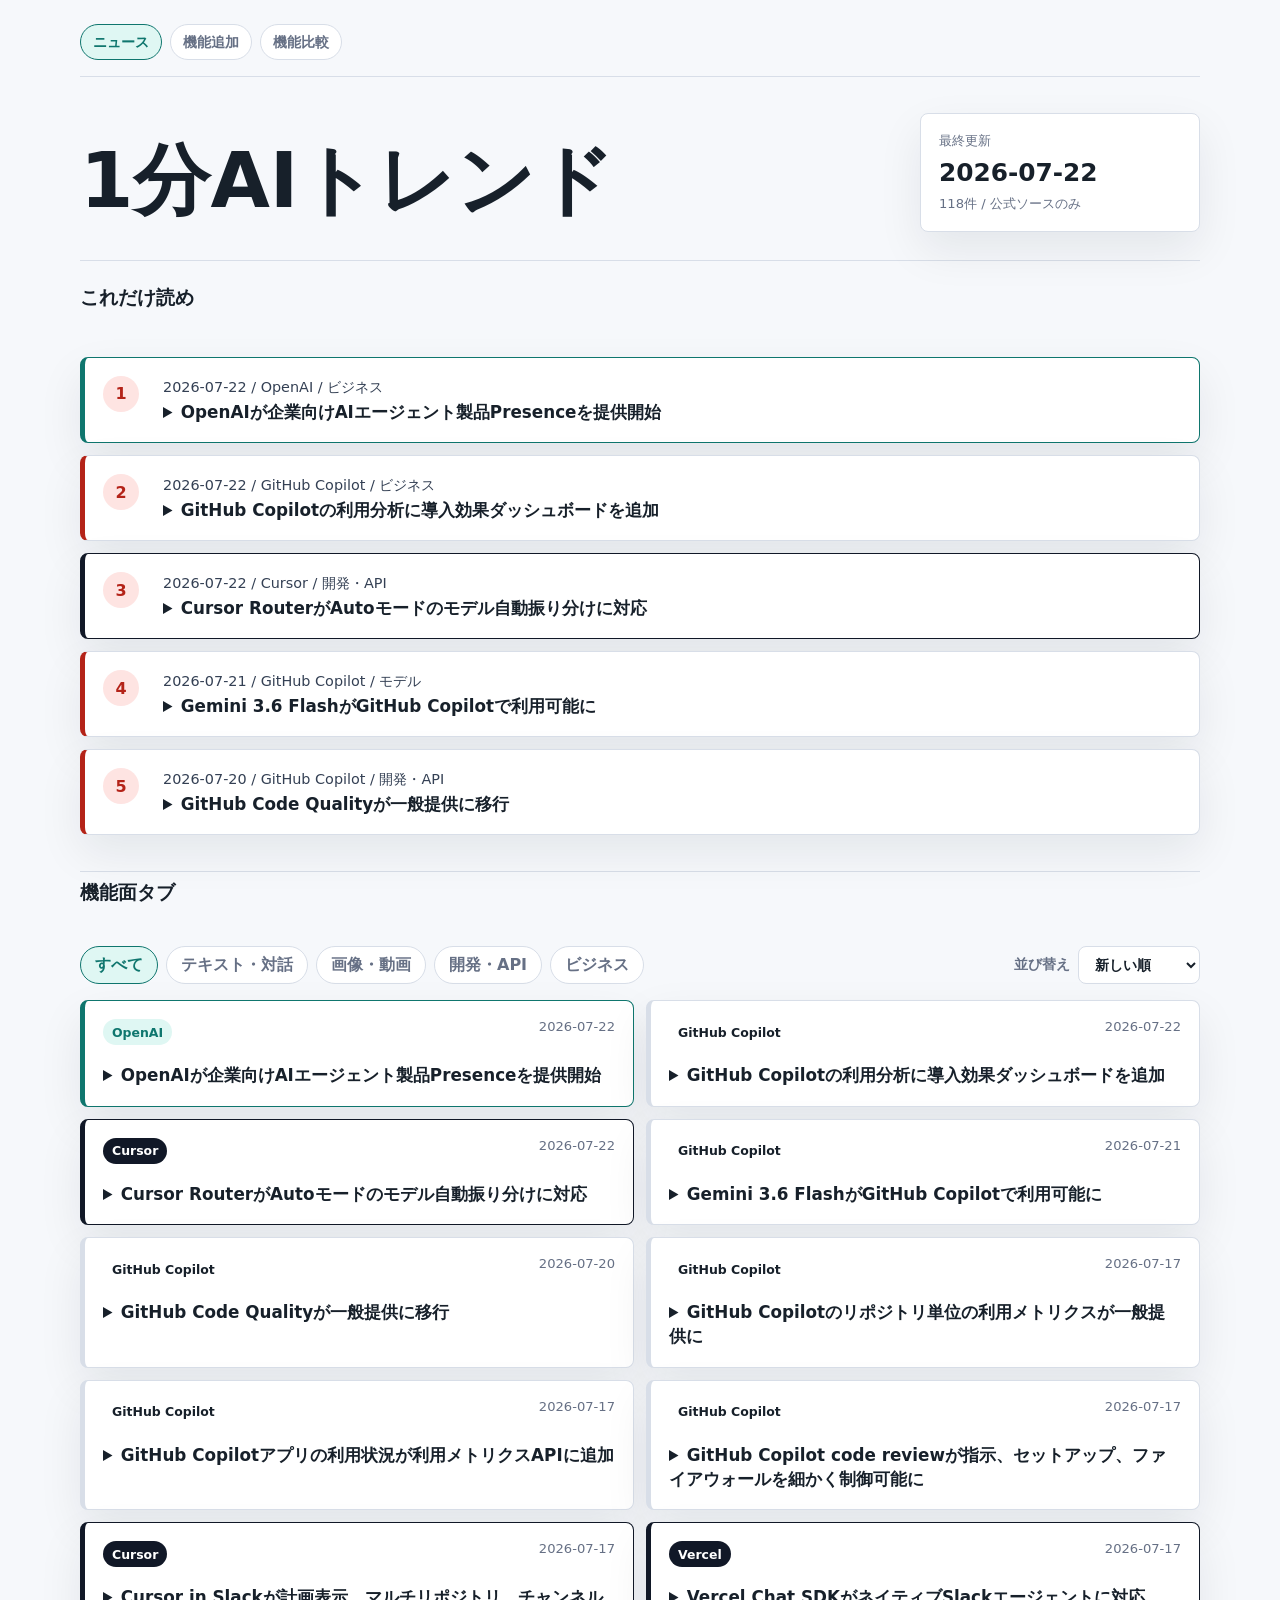
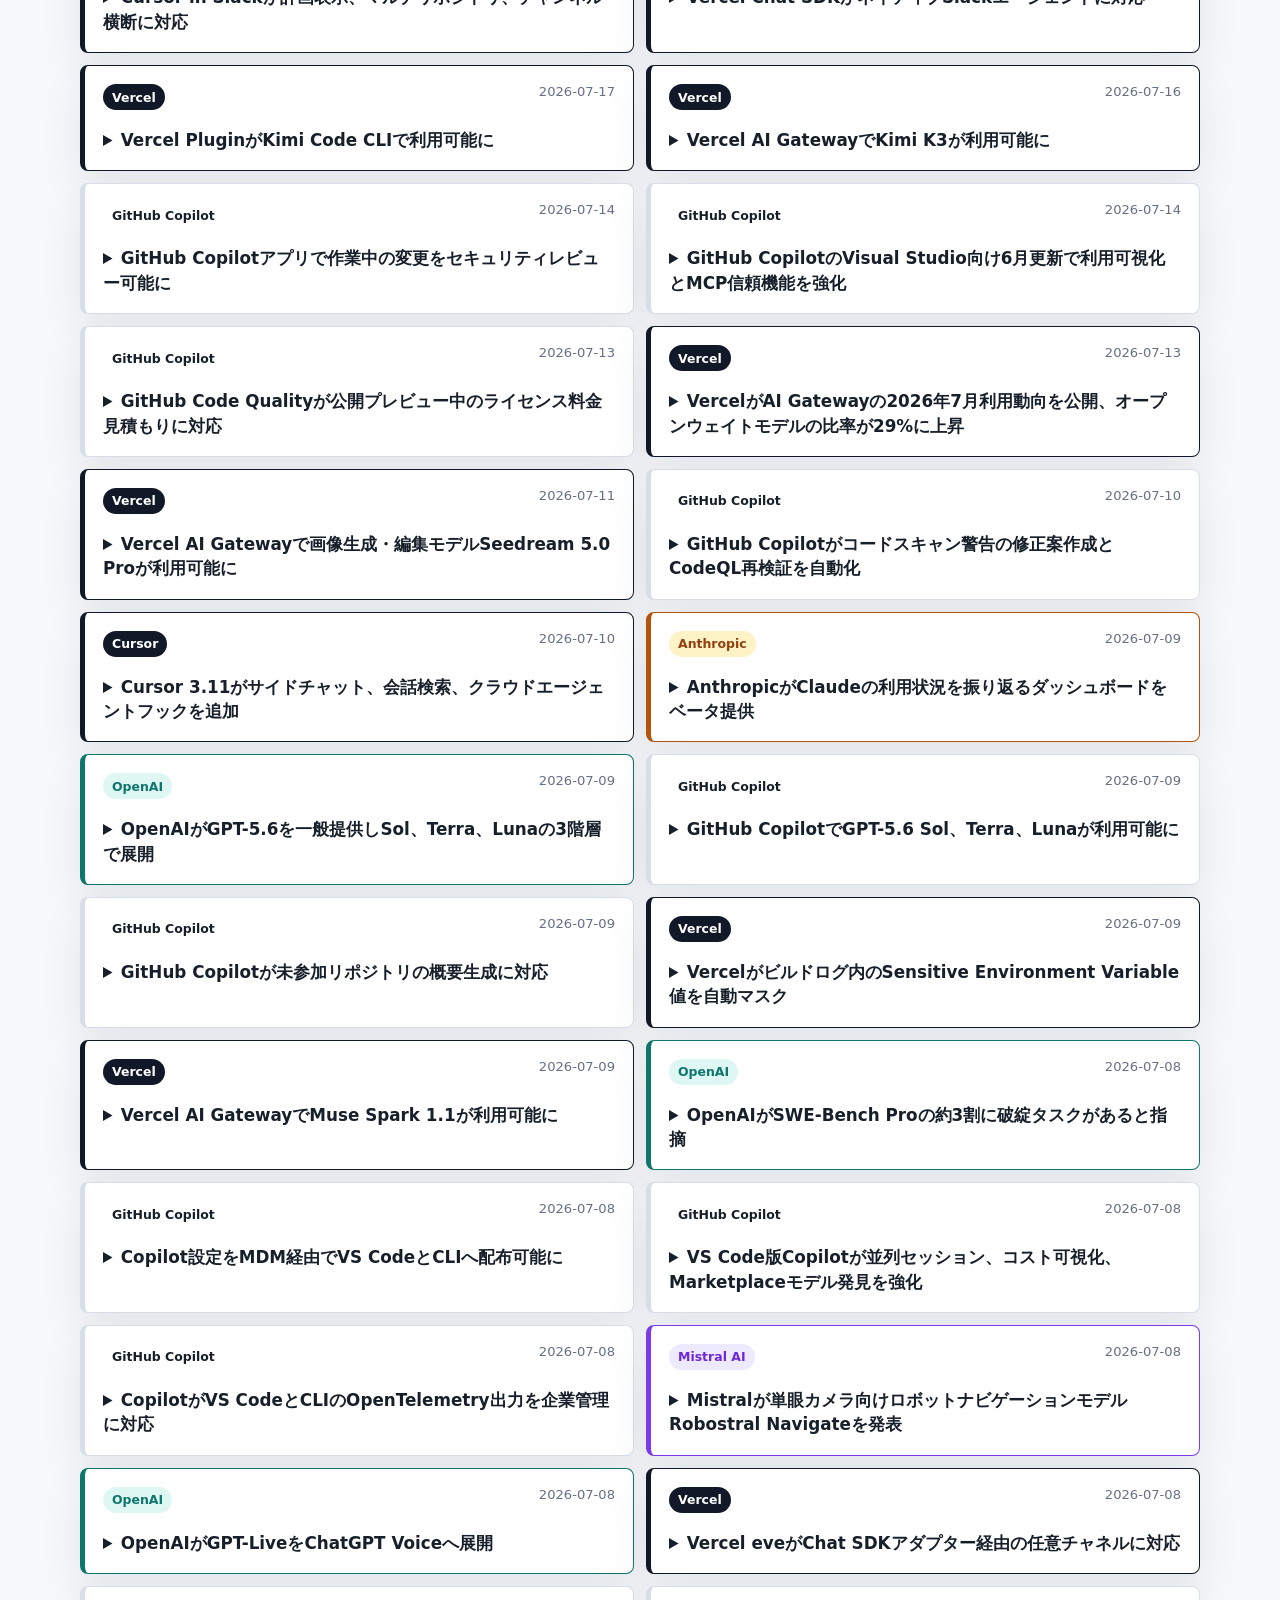
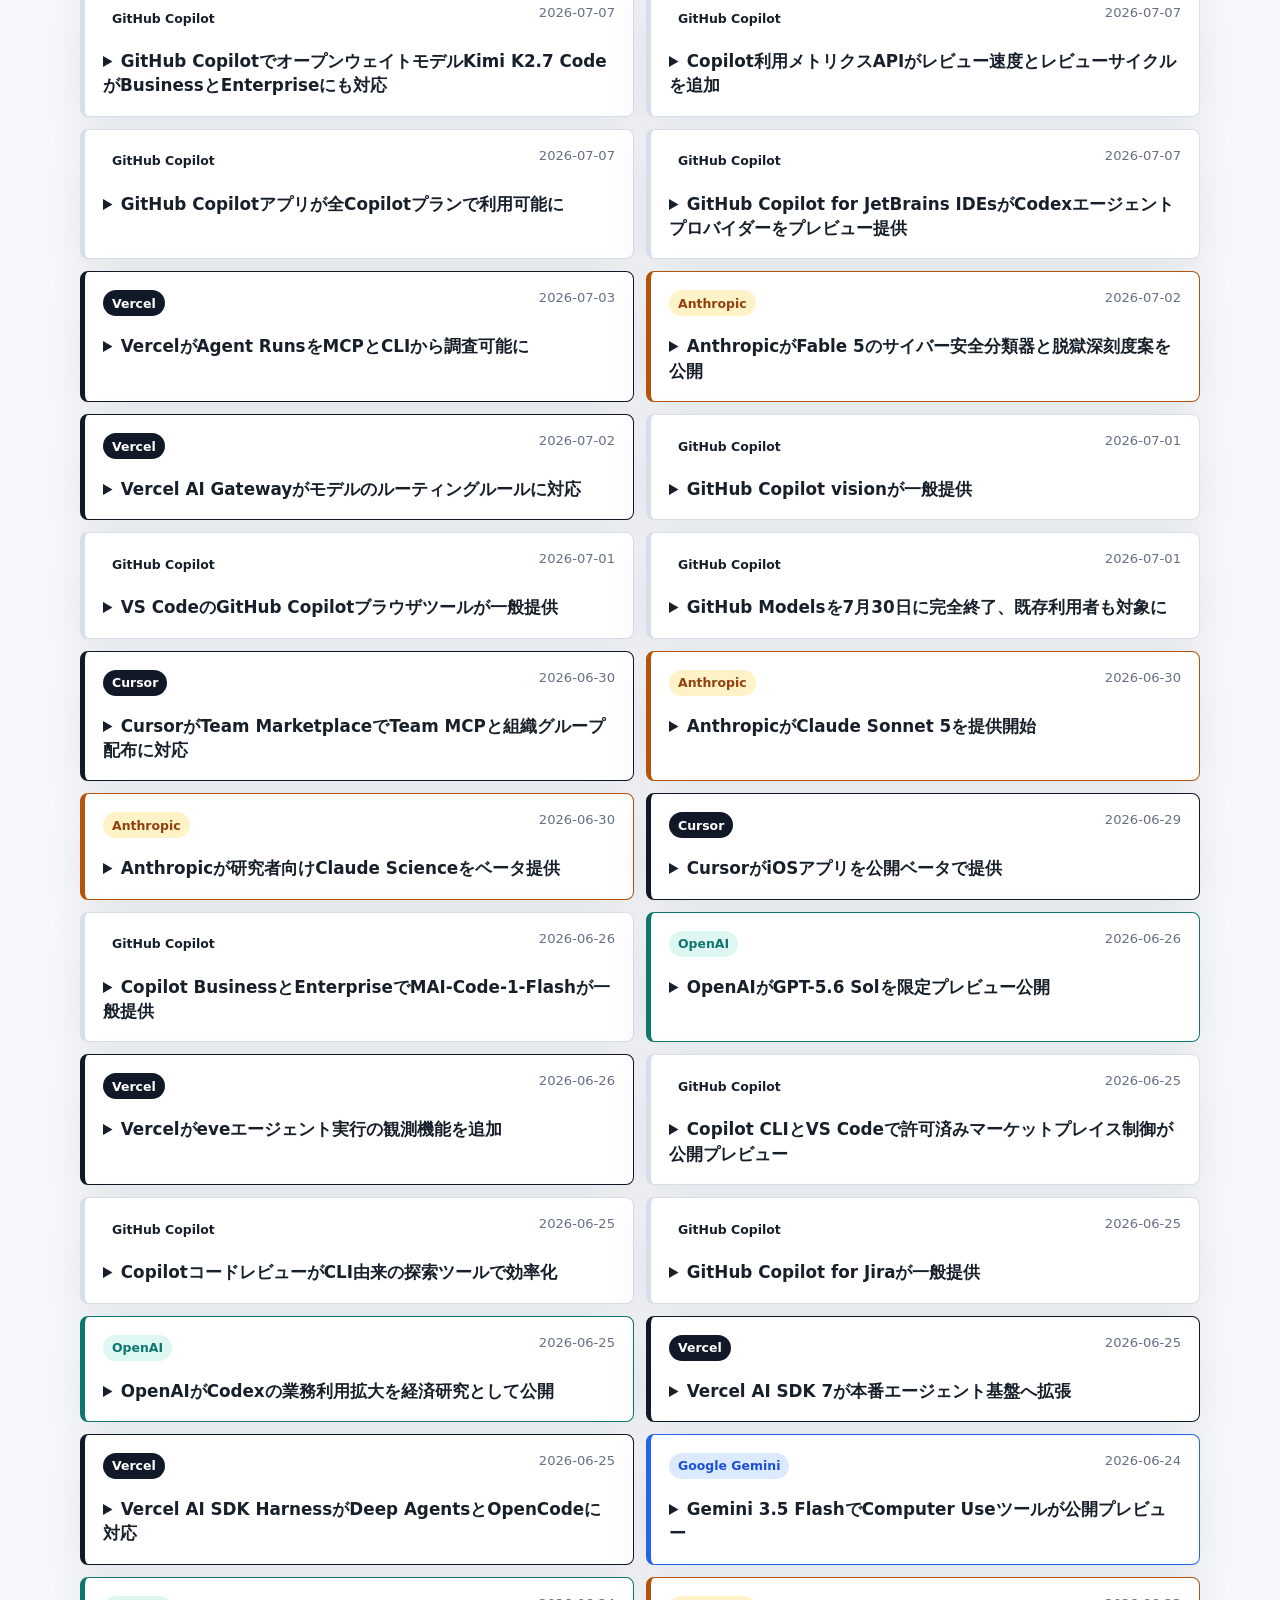
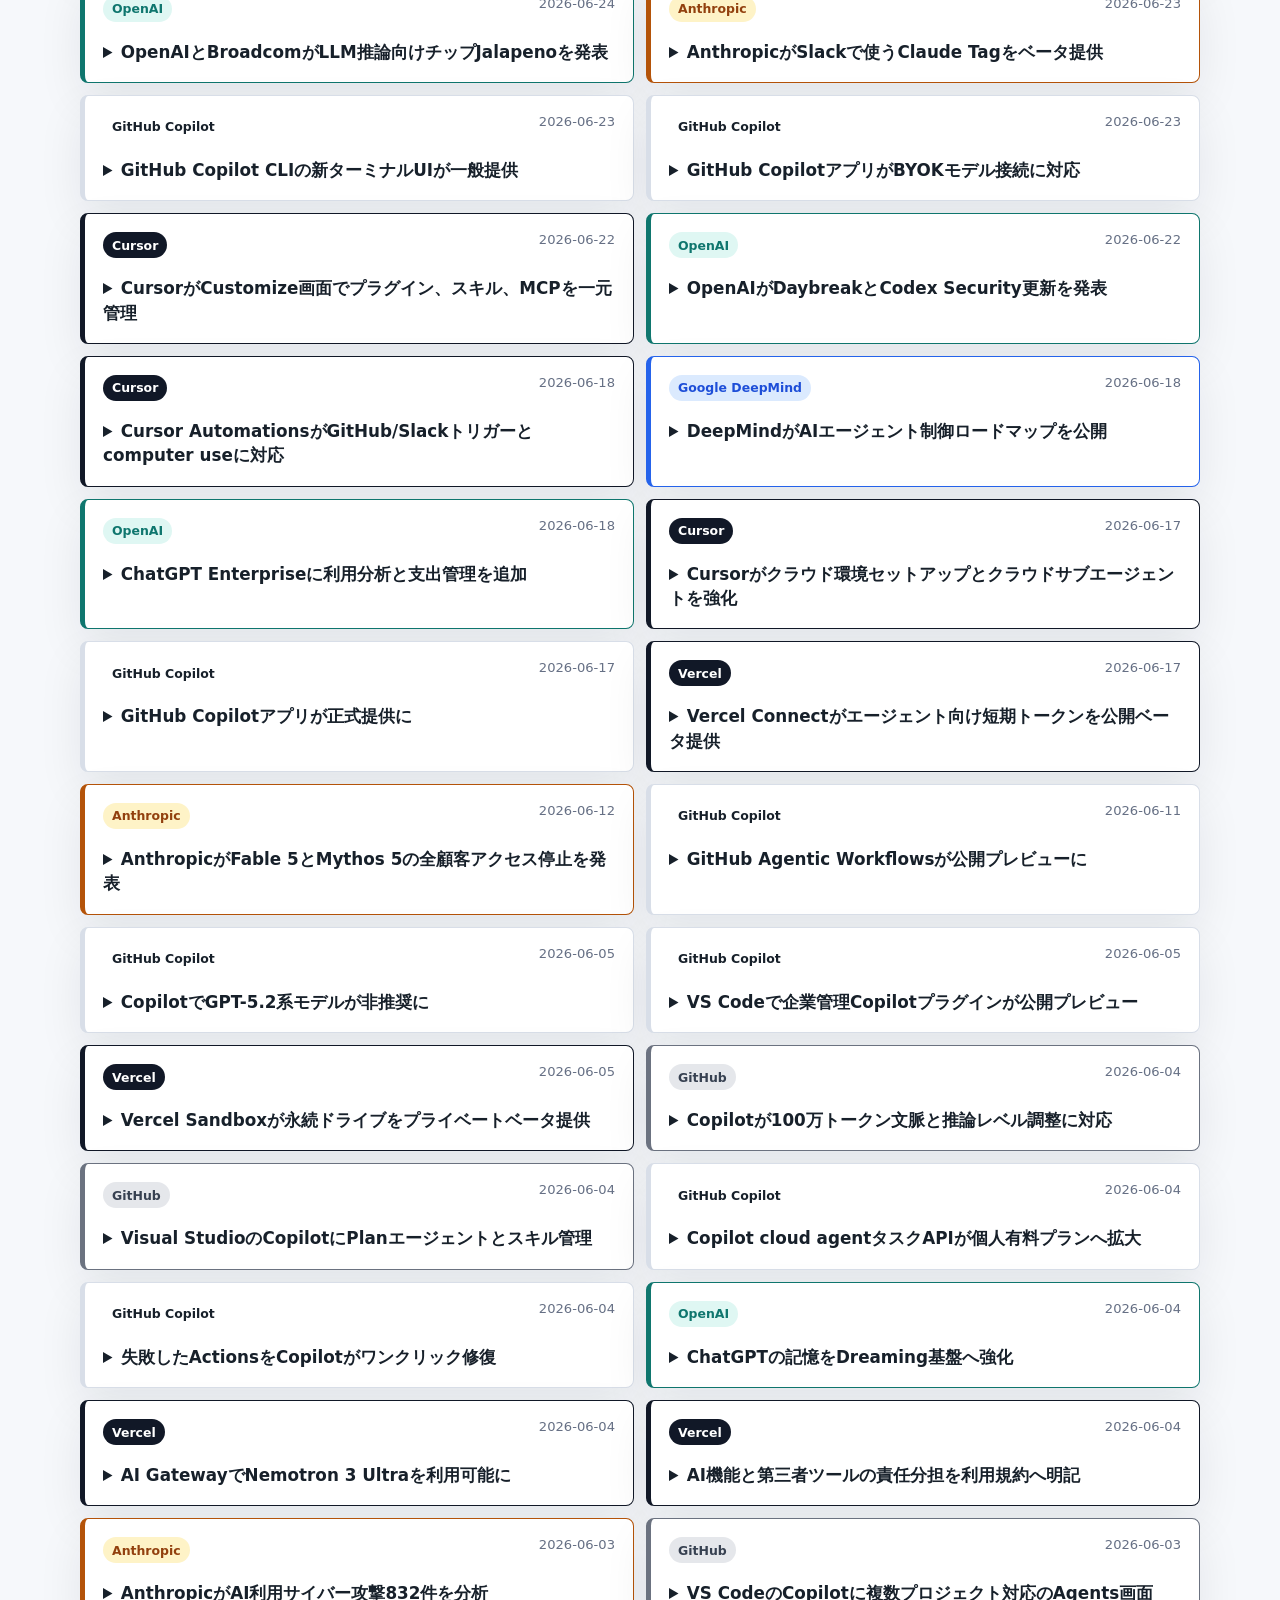
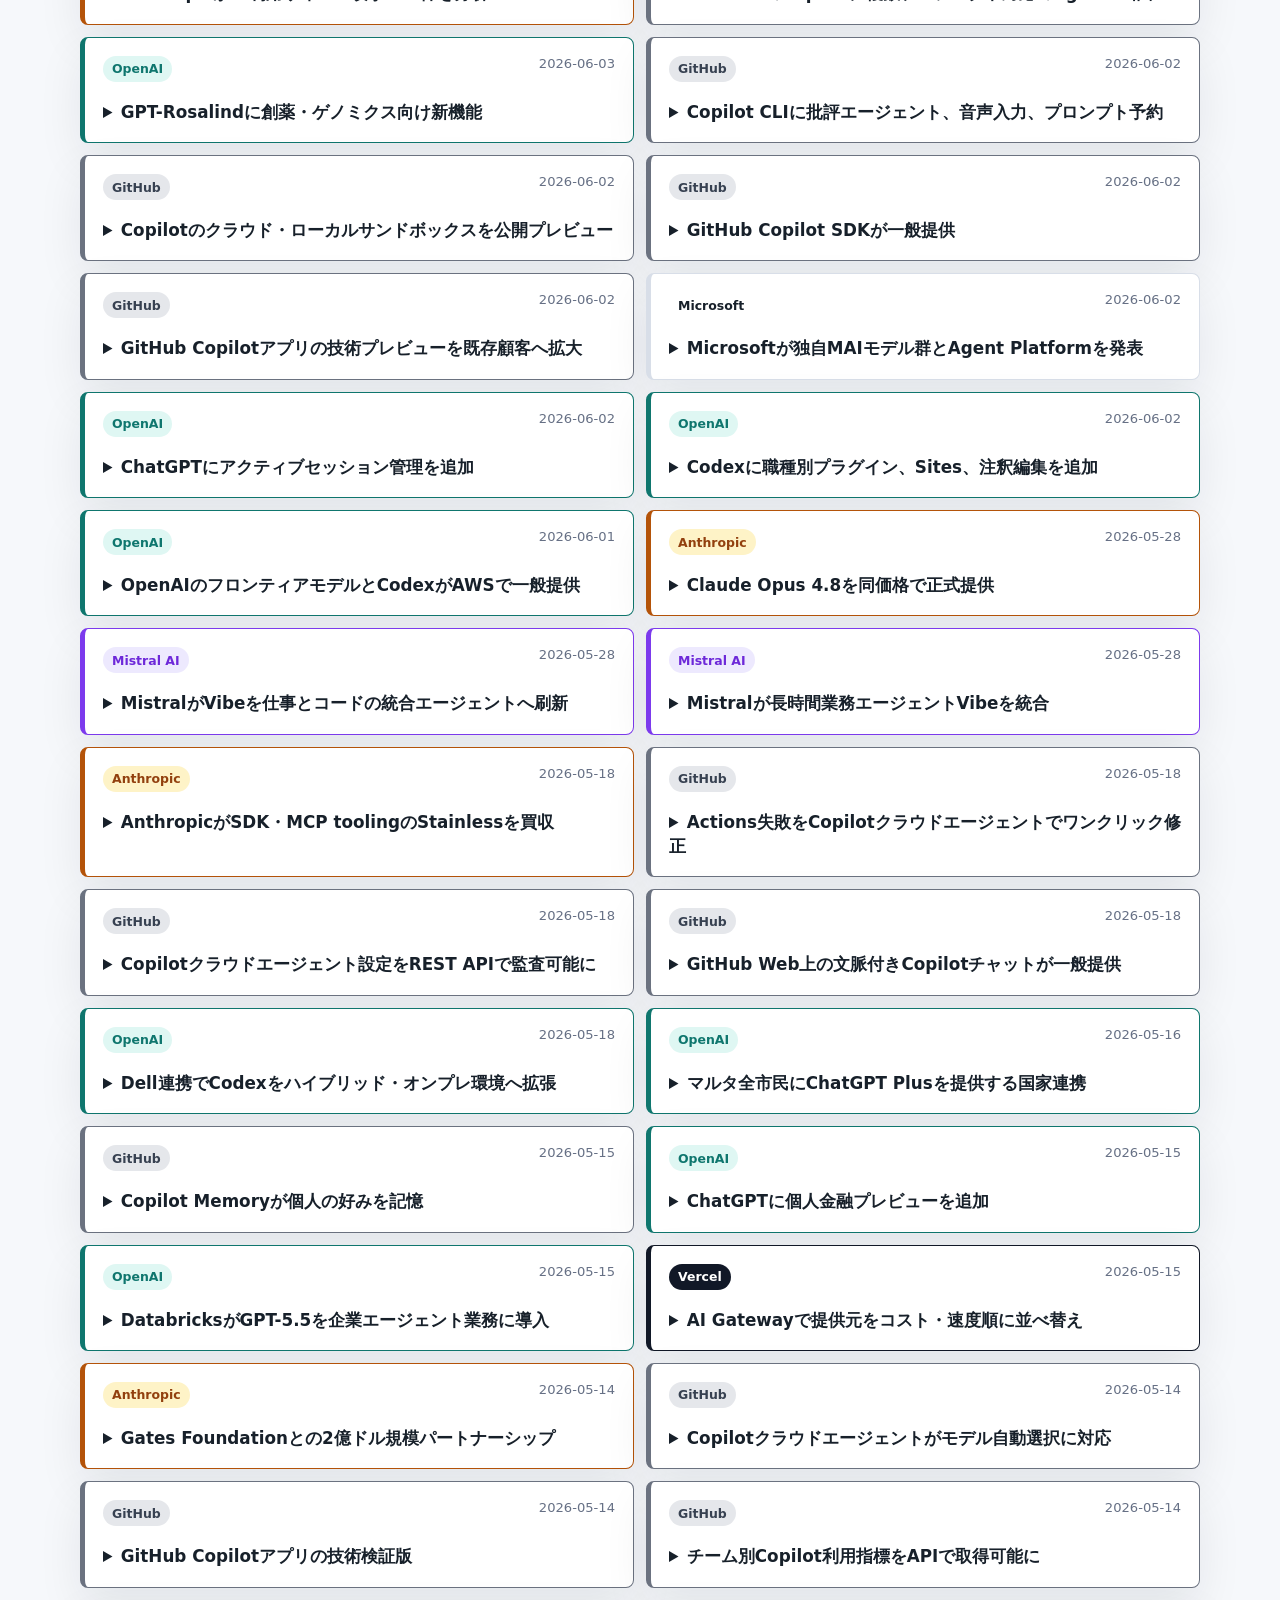
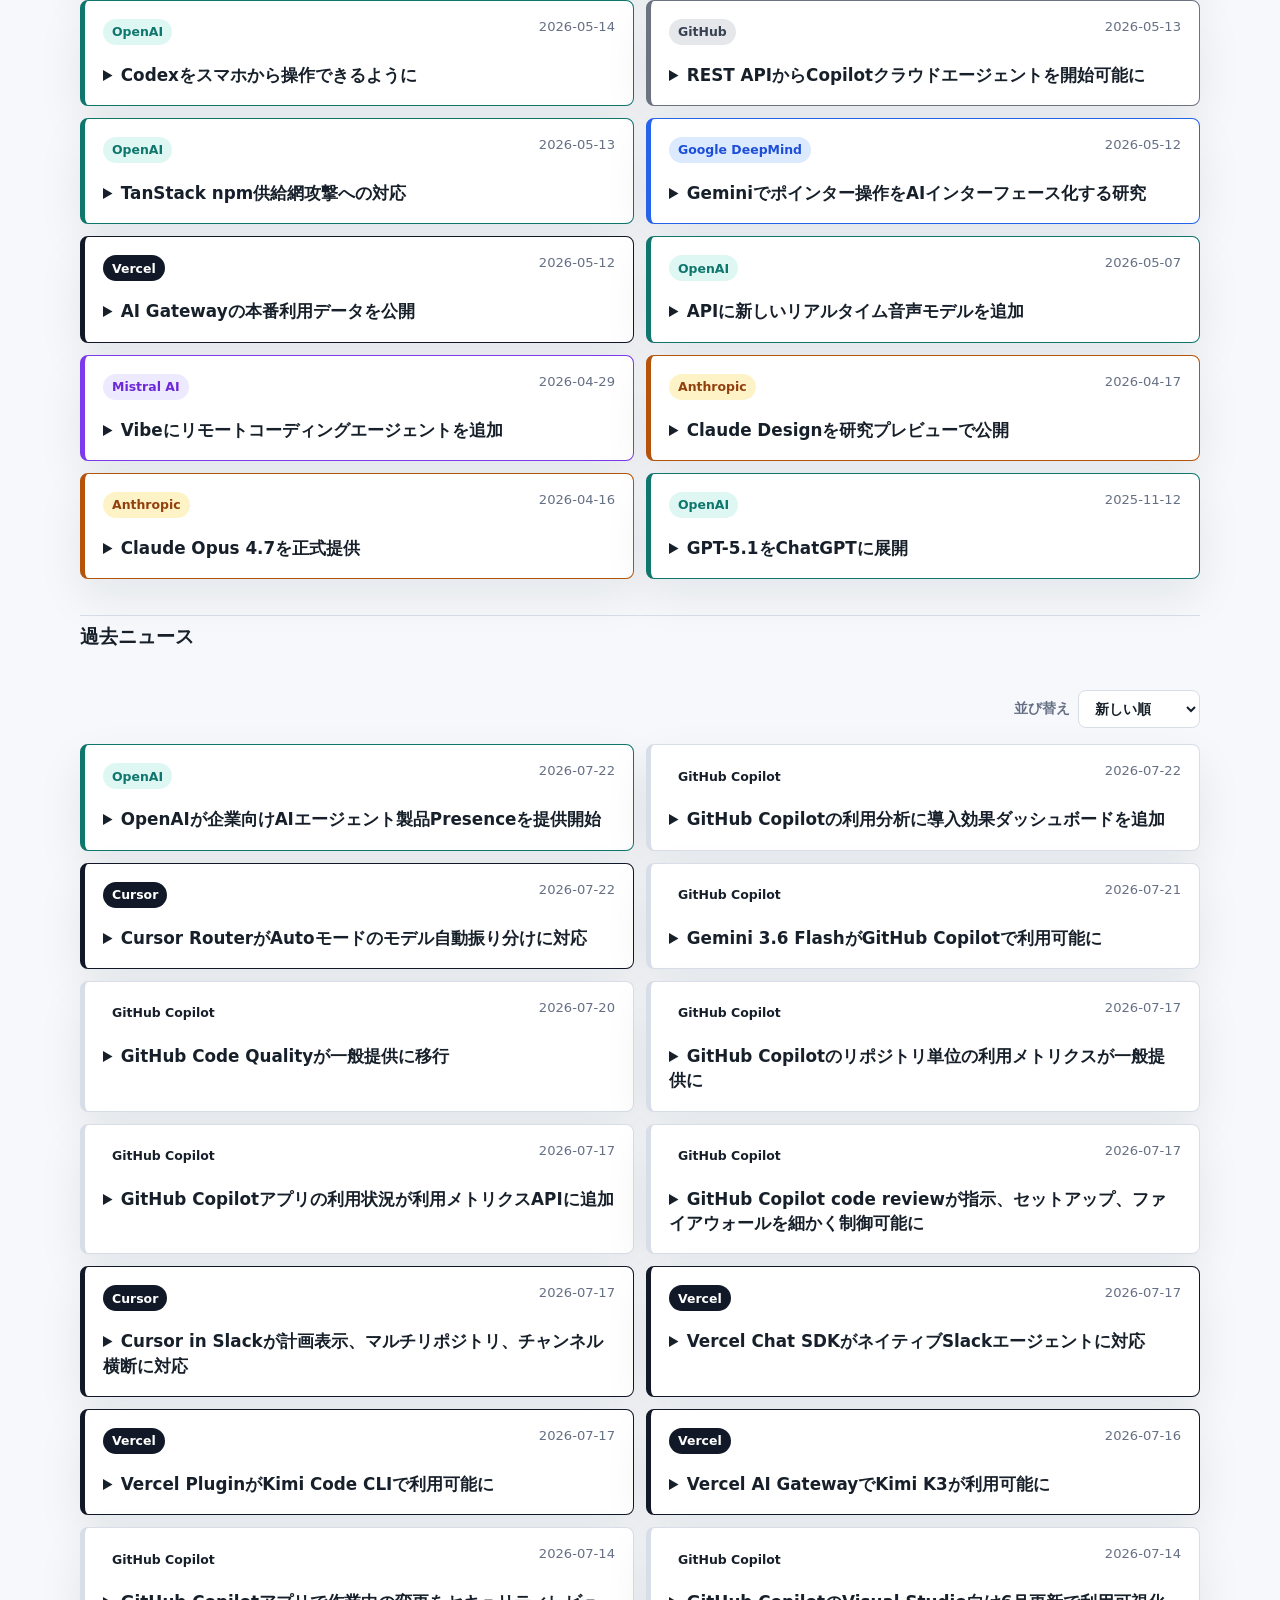
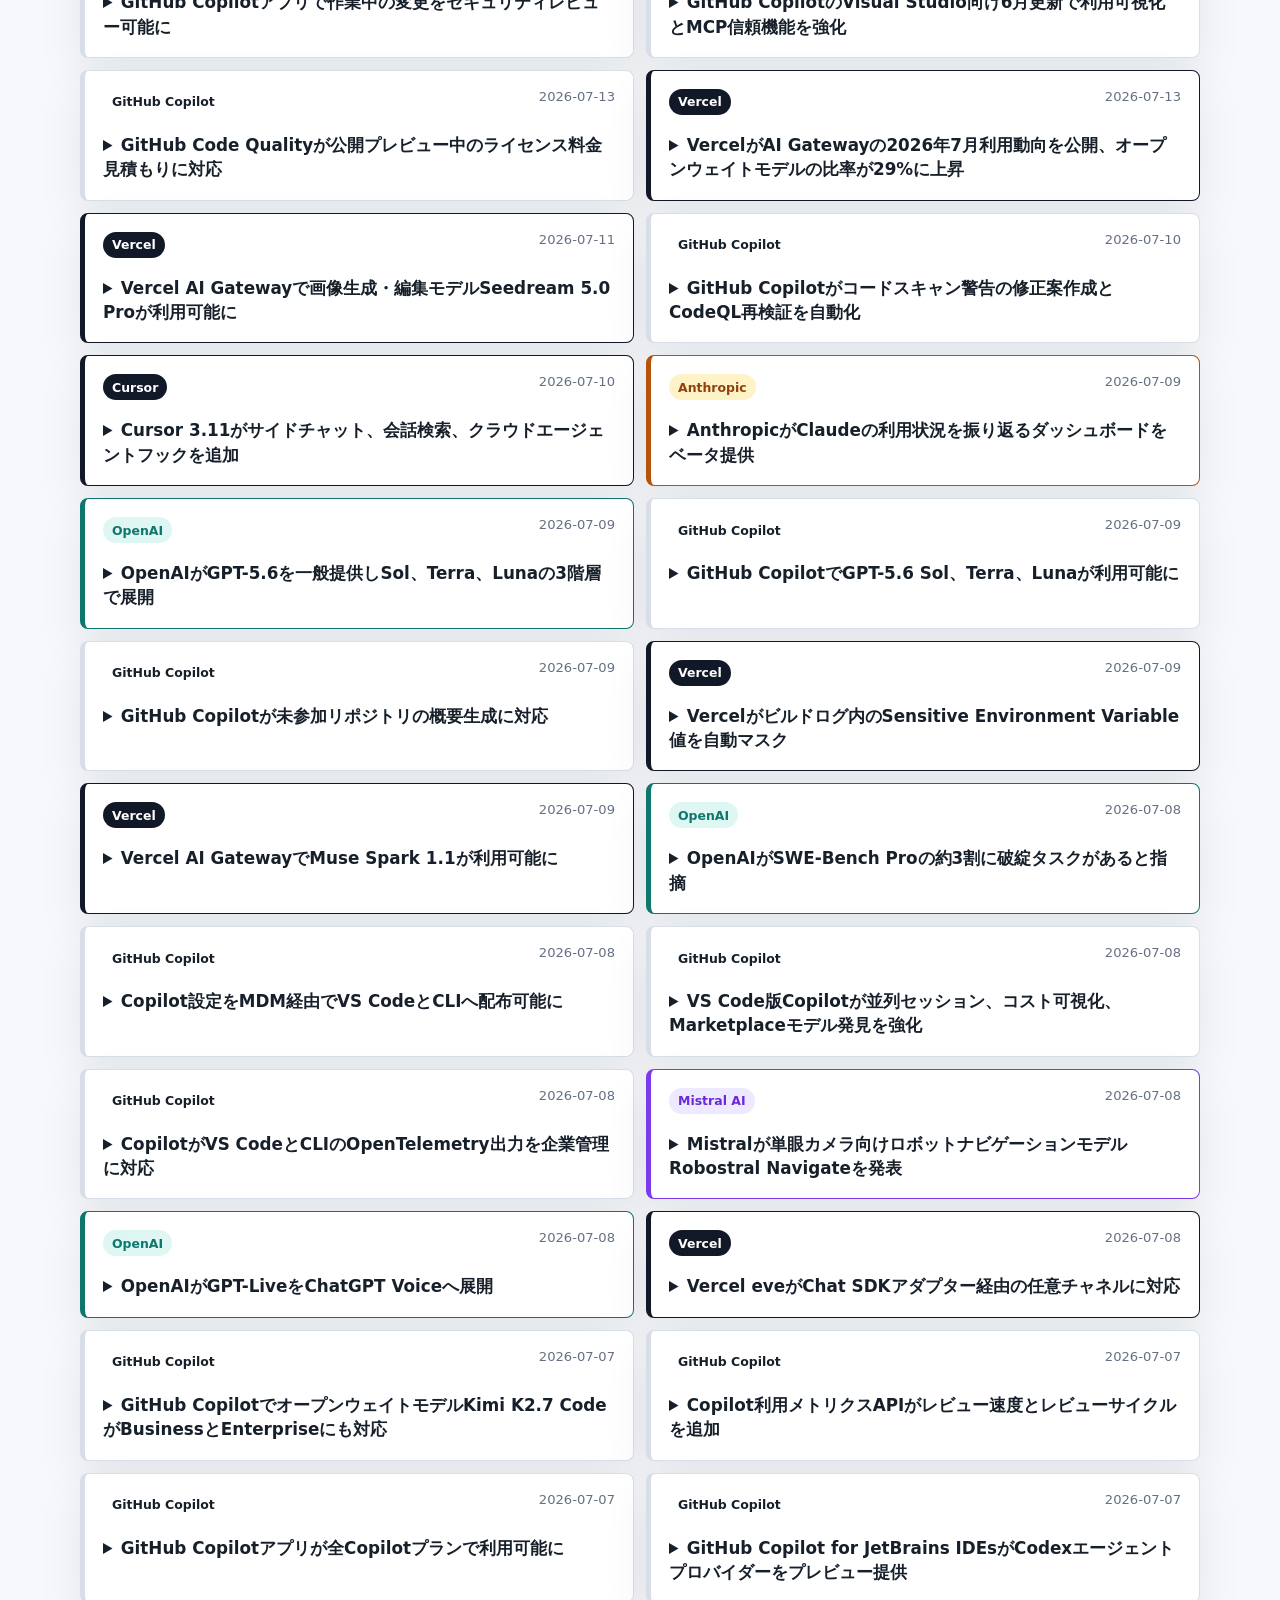
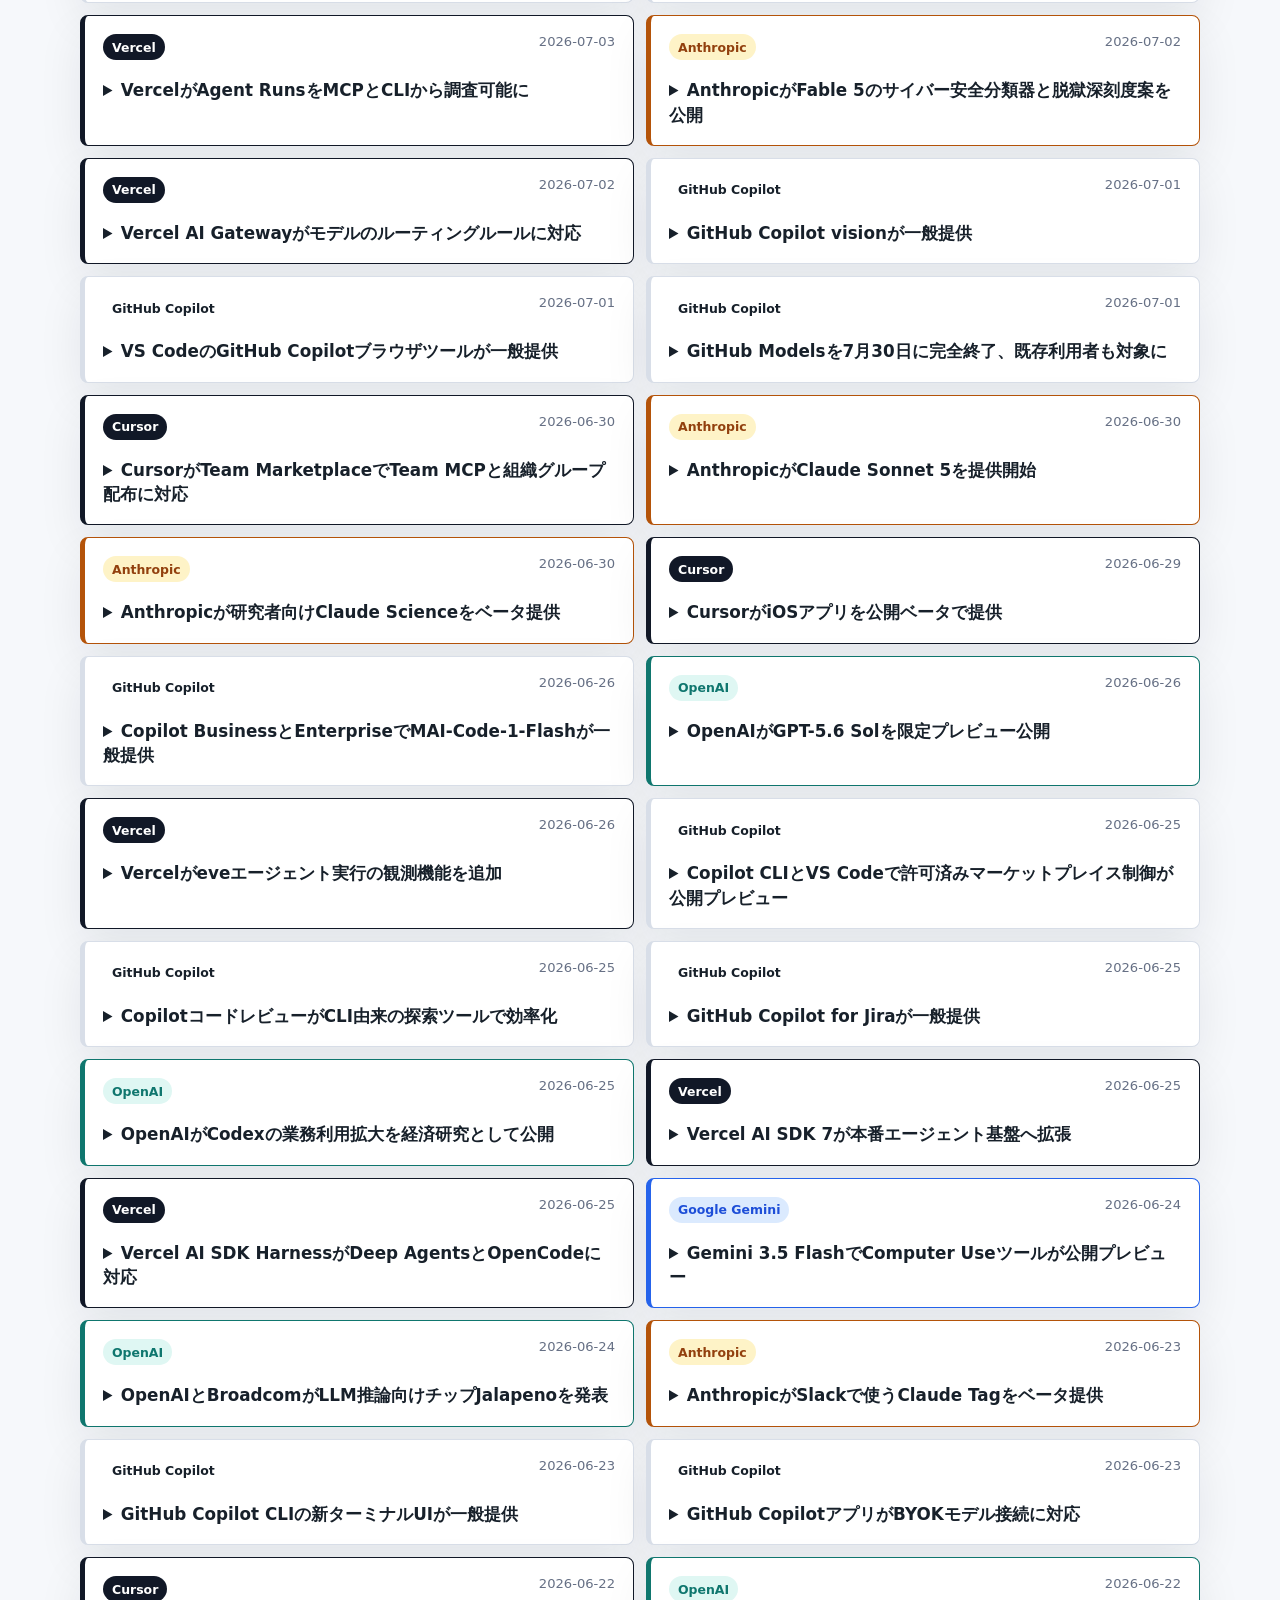
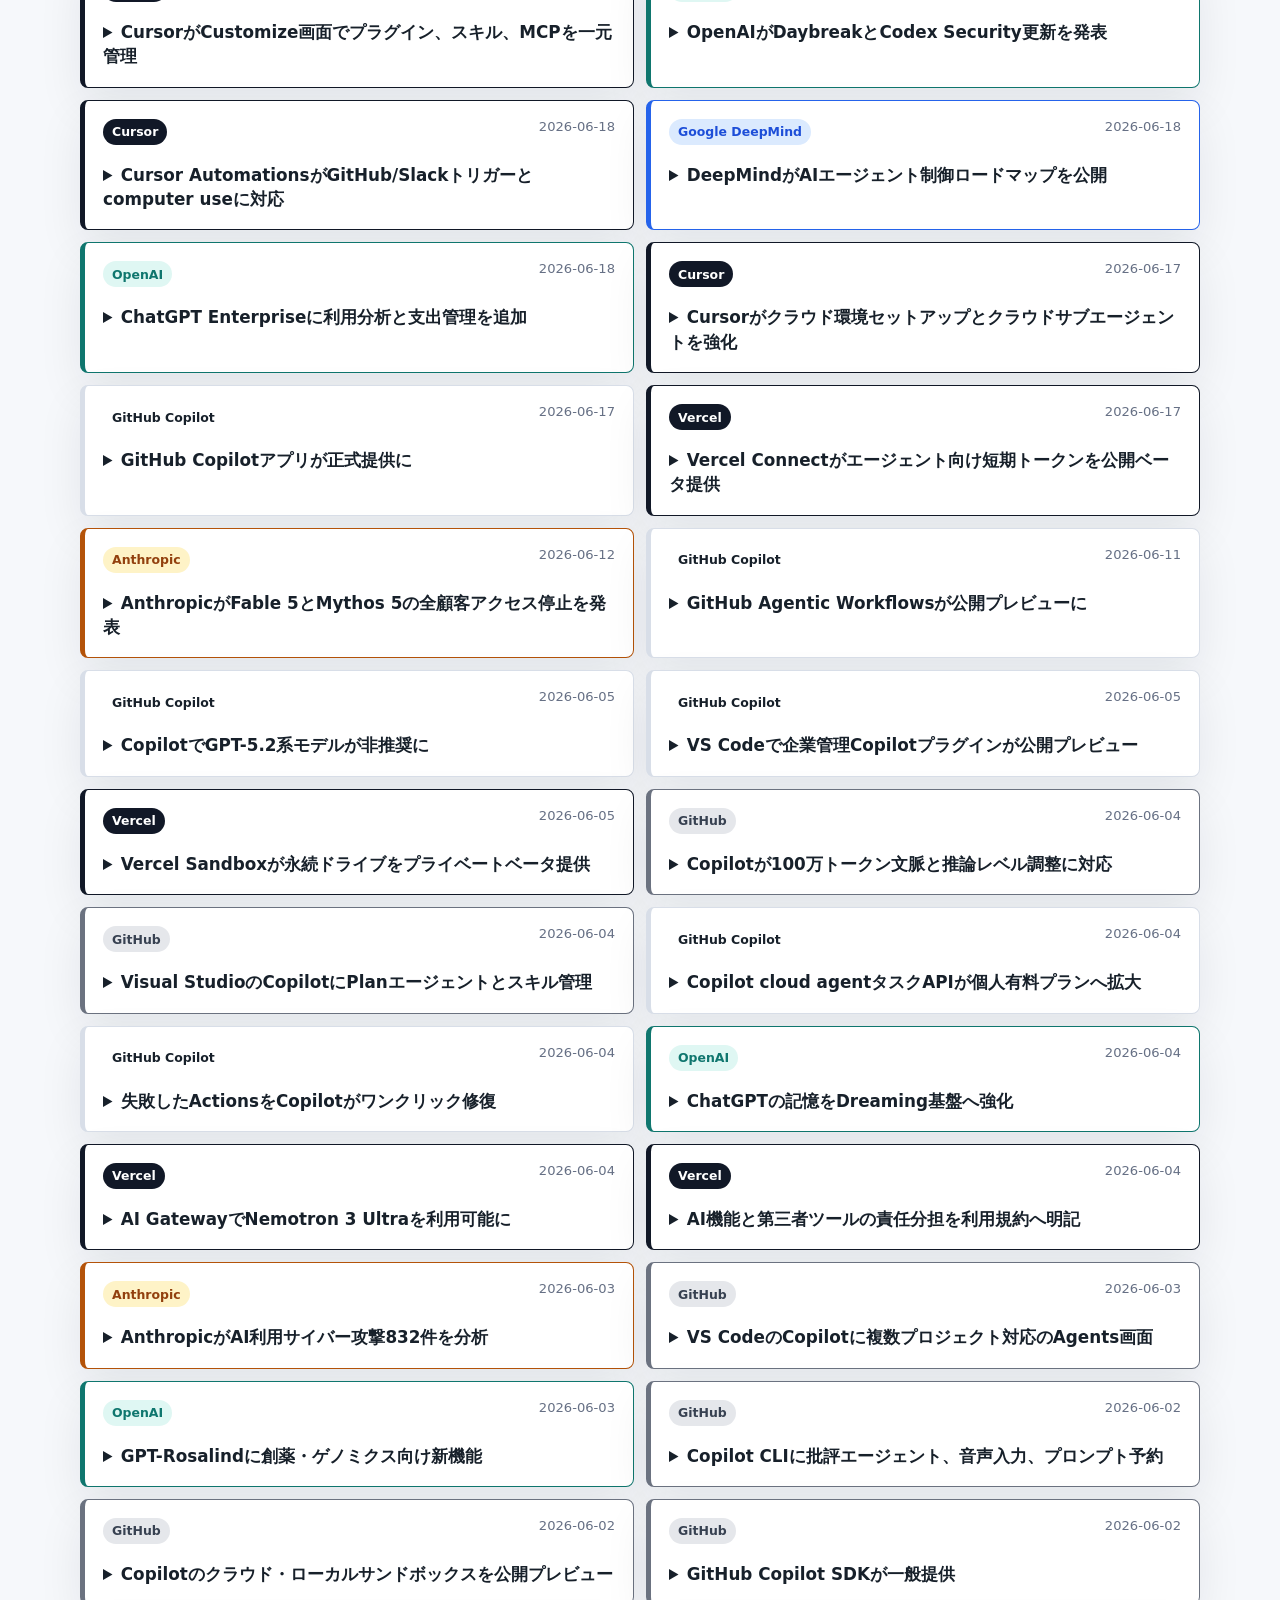
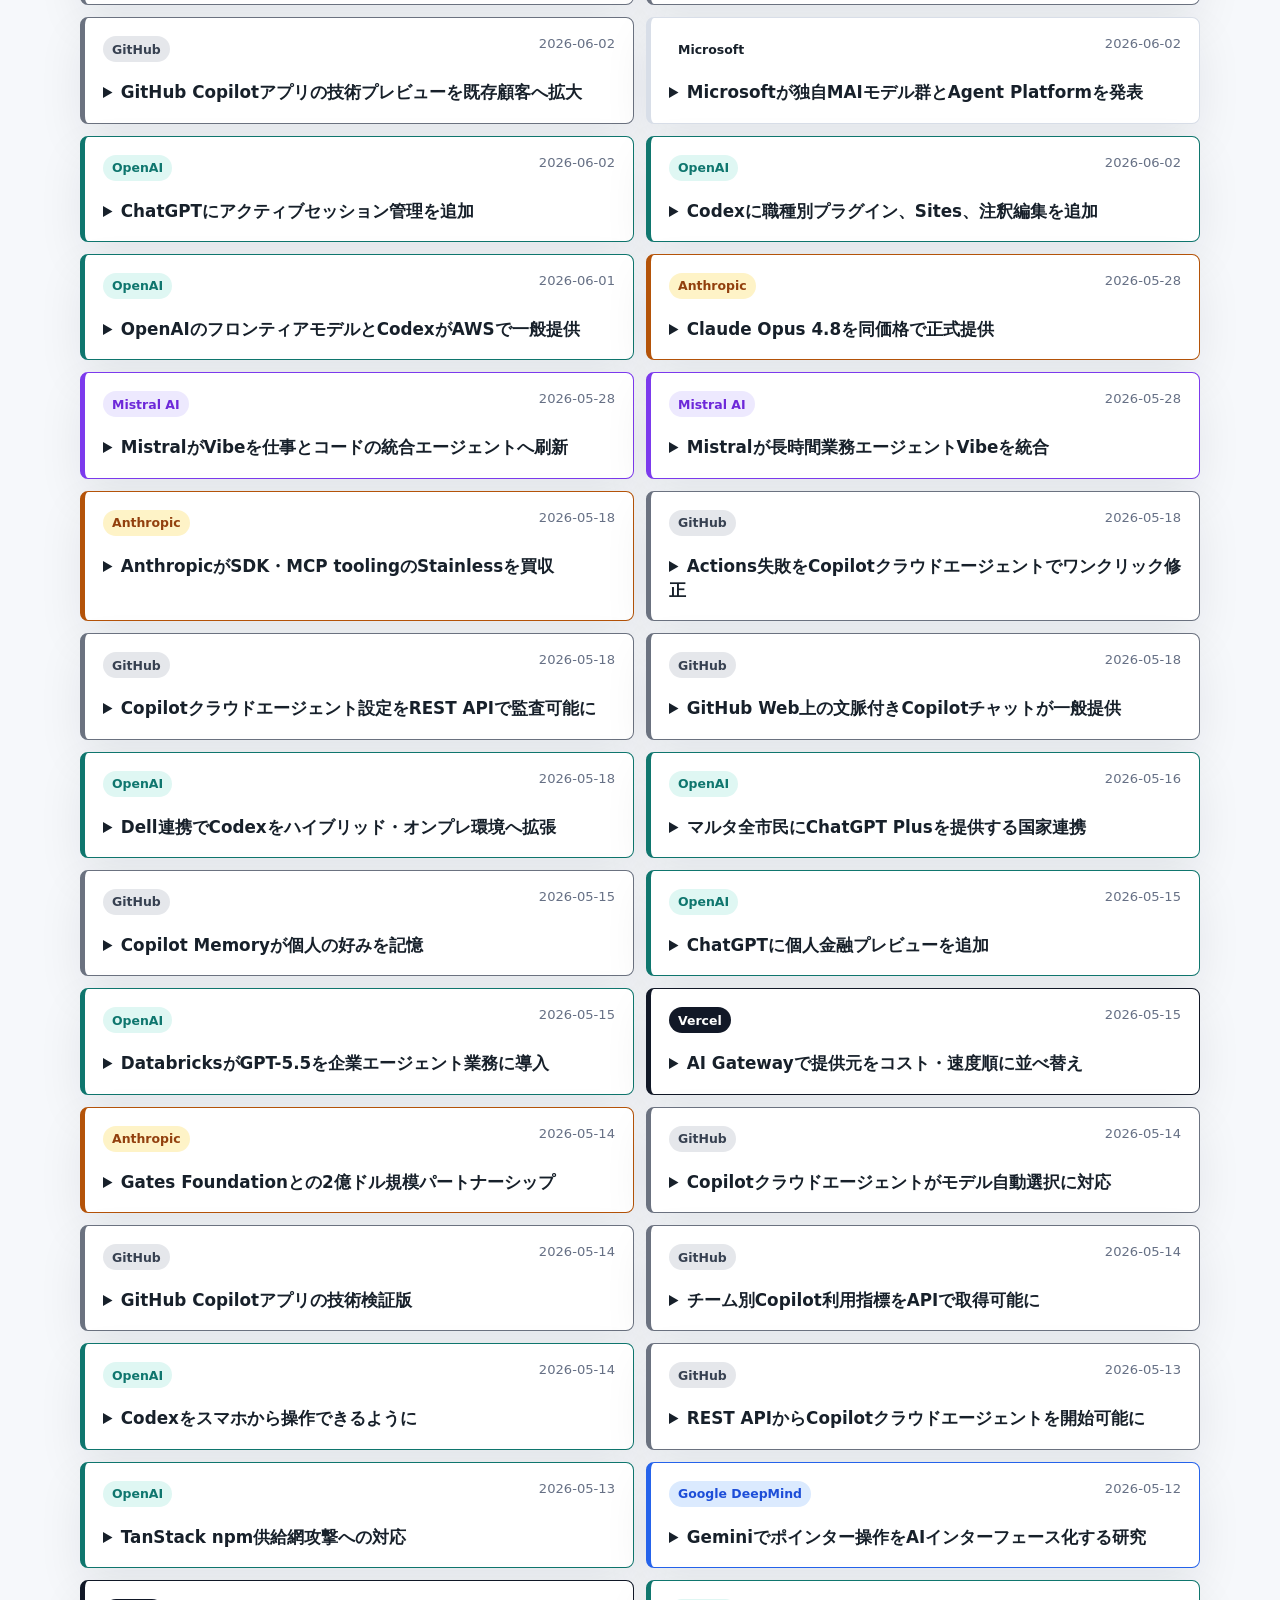
<file: index.html>
<!doctype html>
<html lang="ja">
  <head>
    <meta charset="utf-8" />
    <meta name="viewport" content="width=device-width, initial-scale=1" />
    <meta
      name="description"
      content="公式ソースだけを対象に、AI関連の重要アップデートを短く日本語で要約する個人用ダッシュボード。"
    />
    <meta
      http-equiv="Content-Security-Policy"
      content="default-src 'self'; style-src 'self'; img-src 'self' data:; base-uri 'none'; frame-ancestors 'none'; form-action 'none'"
    />
    <title>AIシグナルボード | ニュース</title>
    <link rel="stylesheet" href="styles.css" />
    <script src="app.js" defer></script>
  </head>
  <body data-page="news">
    <header class="site-header">
      <nav class="site-nav" aria-label="メインナビゲーション">
        <a class="active" href="index.html">ニュース</a>
        <a href="feature-news.html">機能追加</a>
        <a href="compare.html">機能比較</a>
      </nav>
      <div class="hero-layout">
        <div>
          <h1>1分AIトレンド</h1>
        </div>
        <aside class="summary-panel" aria-label="更新サマリー">
          <span class="summary-label">最終更新</span>
          <strong id="news-updated">読み込み中</strong>
          <span id="news-count">要約済みニュース</span>
        </aside>
      </div>
    </header>

    <main>
      <section class="section-header" aria-labelledby="today-focus">
        <div>
          <h2 id="today-focus">これだけ読め</h2>
        </div>
      </section>

      <section
        id="must-read-list"
        class="must-read-list"
        aria-live="polite"
        aria-label="超重要ニュース一覧"
      >
        <p class="loading-text">ニュースを読み込んでいます。</p>
      </section>

      <section class="section-header compact-section" aria-labelledby="trend-tabs-title">
        <div>
          <h2 id="trend-tabs-title">機能面タブ</h2>
        </div>
      </section>

      <section aria-label="機能面別ニュース">
        <div class="control-row">
          <div class="tab-list" role="tablist" aria-label="ニュース分類">
            <button class="tab-button active" type="button" data-group="all">すべて</button>
            <button class="tab-button" type="button" data-group="text">テキスト・対話</button>
            <button class="tab-button" type="button" data-group="media">画像・動画</button>
            <button class="tab-button" type="button" data-group="dev">開発・API</button>
            <button class="tab-button" type="button" data-group="business">ビジネス</button>
          </div>
          <label class="sort-control">
            <span>並び替え</span>
            <select id="group-sort">
              <option value="newest">新しい順</option>
              <option value="oldest">古い順</option>
              <option value="source">提供元順</option>
              <option value="priority">重要度順</option>
            </select>
          </label>
        </div>
        <div id="group-news-list" class="compact-news-list" aria-live="polite">
          <p class="loading-text">分類ニュースを読み込んでいます。</p>
        </div>
      </section>

      <section class="section-header compact-section" aria-labelledby="history-title">
        <div>
          <h2 id="history-title">過去ニュース</h2>
        </div>
      </section>

      <section aria-label="過去ニュース一覧">
        <div class="control-row history-controls">
          <label class="sort-control">
            <span>並び替え</span>
            <select id="history-sort">
              <option value="newest">新しい順</option>
              <option value="oldest">古い順</option>
              <option value="source">提供元順</option>
              <option value="priority">重要度順</option>
            </select>
          </label>
        </div>
        <div id="news-history" class="compact-news-list history-list" aria-live="polite">
          <p class="loading-text">ニュース履歴を読み込んでいます。</p>
        </div>
      </section>
    </main>
  </body>
</html>
</file>
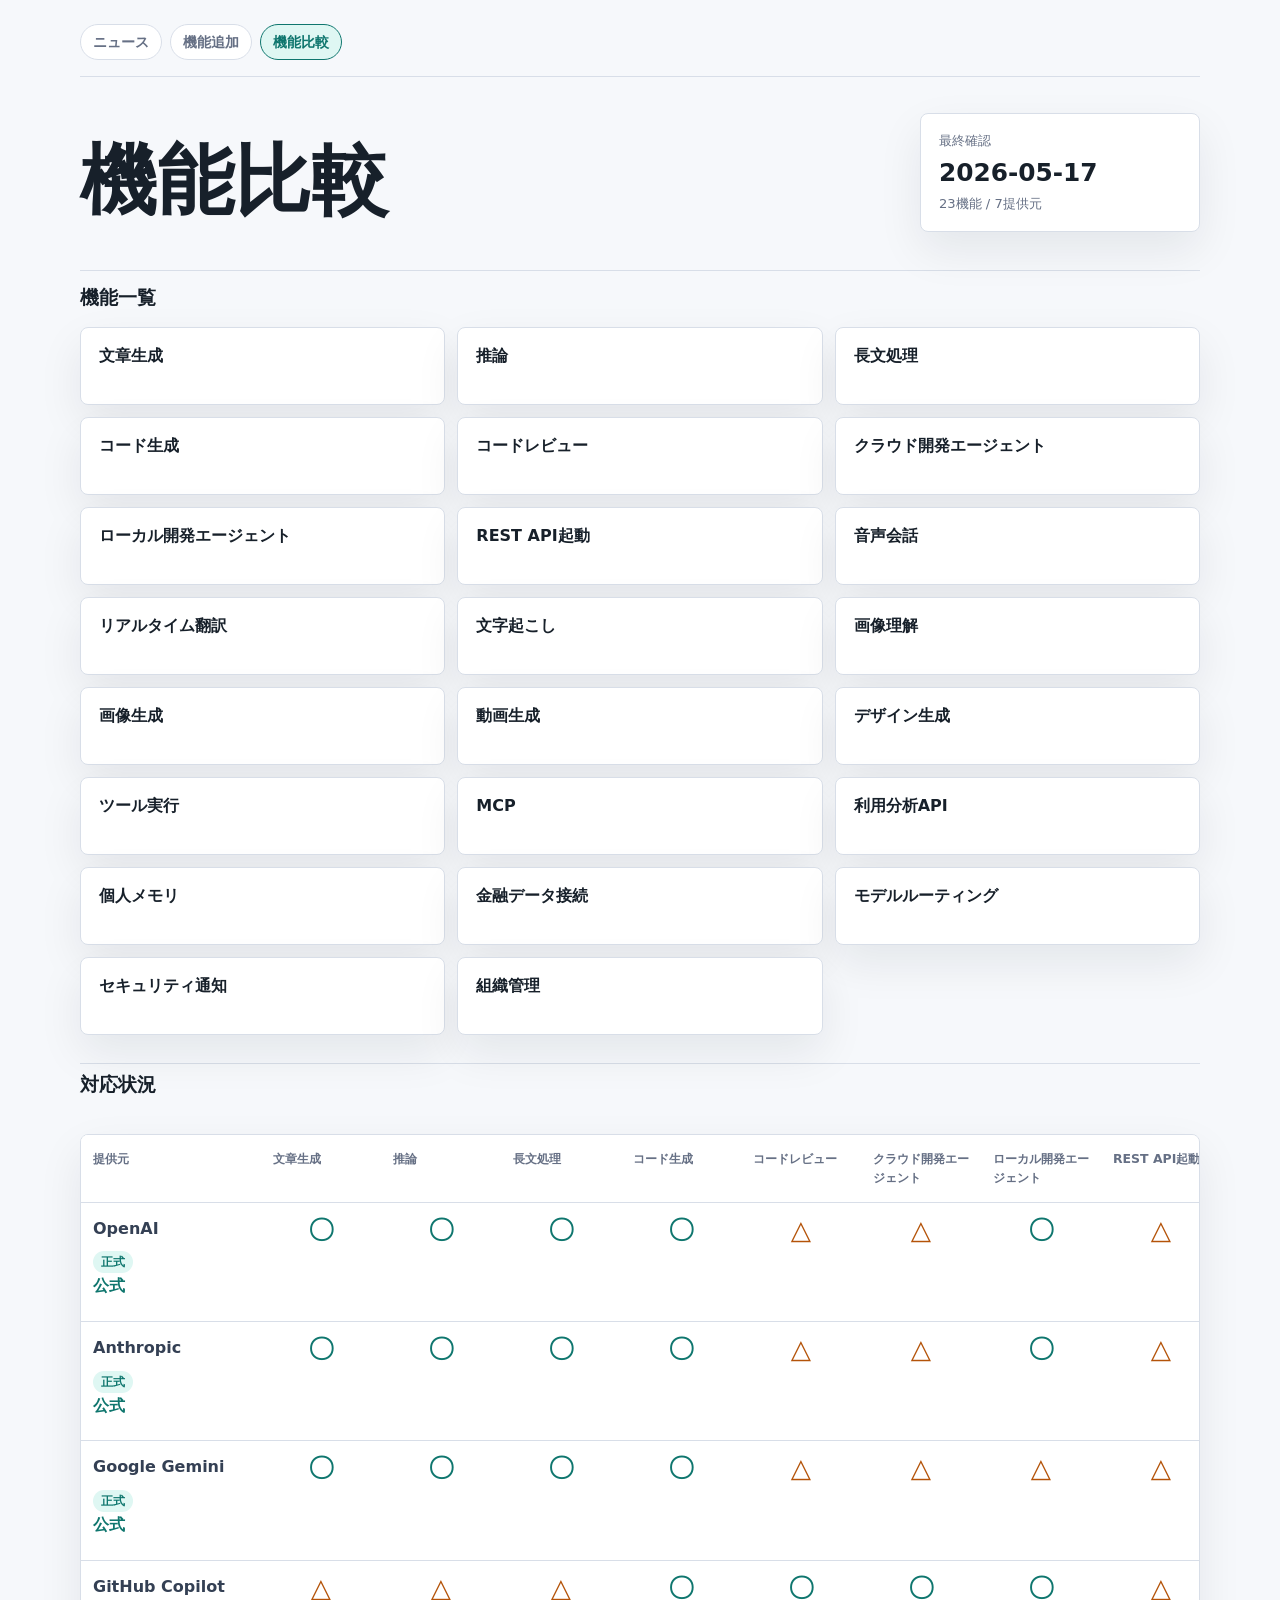
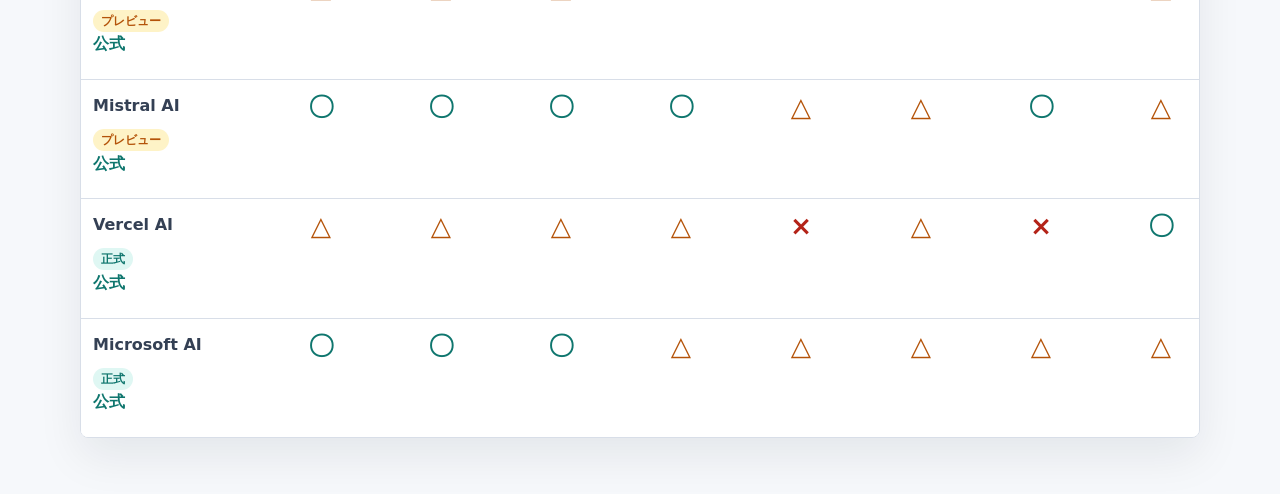
<file: compare.html>
<!doctype html>
<html lang="ja">
  <head>
    <meta charset="utf-8" />
    <meta name="viewport" content="width=device-width, initial-scale=1" />
    <meta
      name="description"
      content="公式情報にもとづく、開発者向けAI機能の比較ページ。"
    />
    <meta
      http-equiv="Content-Security-Policy"
      content="default-src 'self'; style-src 'self'; img-src 'self' data:; base-uri 'none'; frame-ancestors 'none'; form-action 'none'"
    />
    <title>AIシグナルボード | 機能比較</title>
    <link rel="stylesheet" href="styles.css" />
    <script src="app.js" defer></script>
  </head>
  <body data-page="compare">
    <header class="site-header">
      <nav class="site-nav" aria-label="メインナビゲーション">
        <a href="index.html">ニュース</a>
        <a href="feature-news.html">機能追加</a>
        <a class="active" href="compare.html">機能比較</a>
      </nav>
      <div class="hero-layout">
        <div>
          <h1>機能比較</h1>
        </div>
        <aside class="summary-panel" aria-label="比較サマリー">
          <span class="summary-label">最終確認</span>
          <strong id="features-updated">読み込み中</strong>
          <span id="features-count">比較対象</span>
        </aside>
      </div>
    </header>

    <main>
      <section class="feature-list" aria-labelledby="feature-list-title">
        <div class="section-titleline">
          <h2 id="feature-list-title">機能一覧</h2>
        </div>
        <div id="feature-catalog" class="feature-grid" aria-live="polite">
          <p class="loading-text">機能一覧を読み込んでいます。</p>
        </div>
      </section>

      <section class="section-header compact-section" aria-labelledby="matrix-title">
        <div>
          <h2 id="matrix-title">対応状況</h2>
        </div>
      </section>

      <section class="table-wrap matrix-wrap" aria-label="AI機能対応状況表">
        <table class="matrix-table">
          <thead>
            <tr id="feature-matrix-head">
              <th>提供元</th>
            </tr>
          </thead>
          <tbody id="feature-matrix-body">
            <tr>
              <td>比較データを読み込んでいます。</td>
            </tr>
          </tbody>
        </table>
      </section>
    </main>
  </body>
</html>
</file>
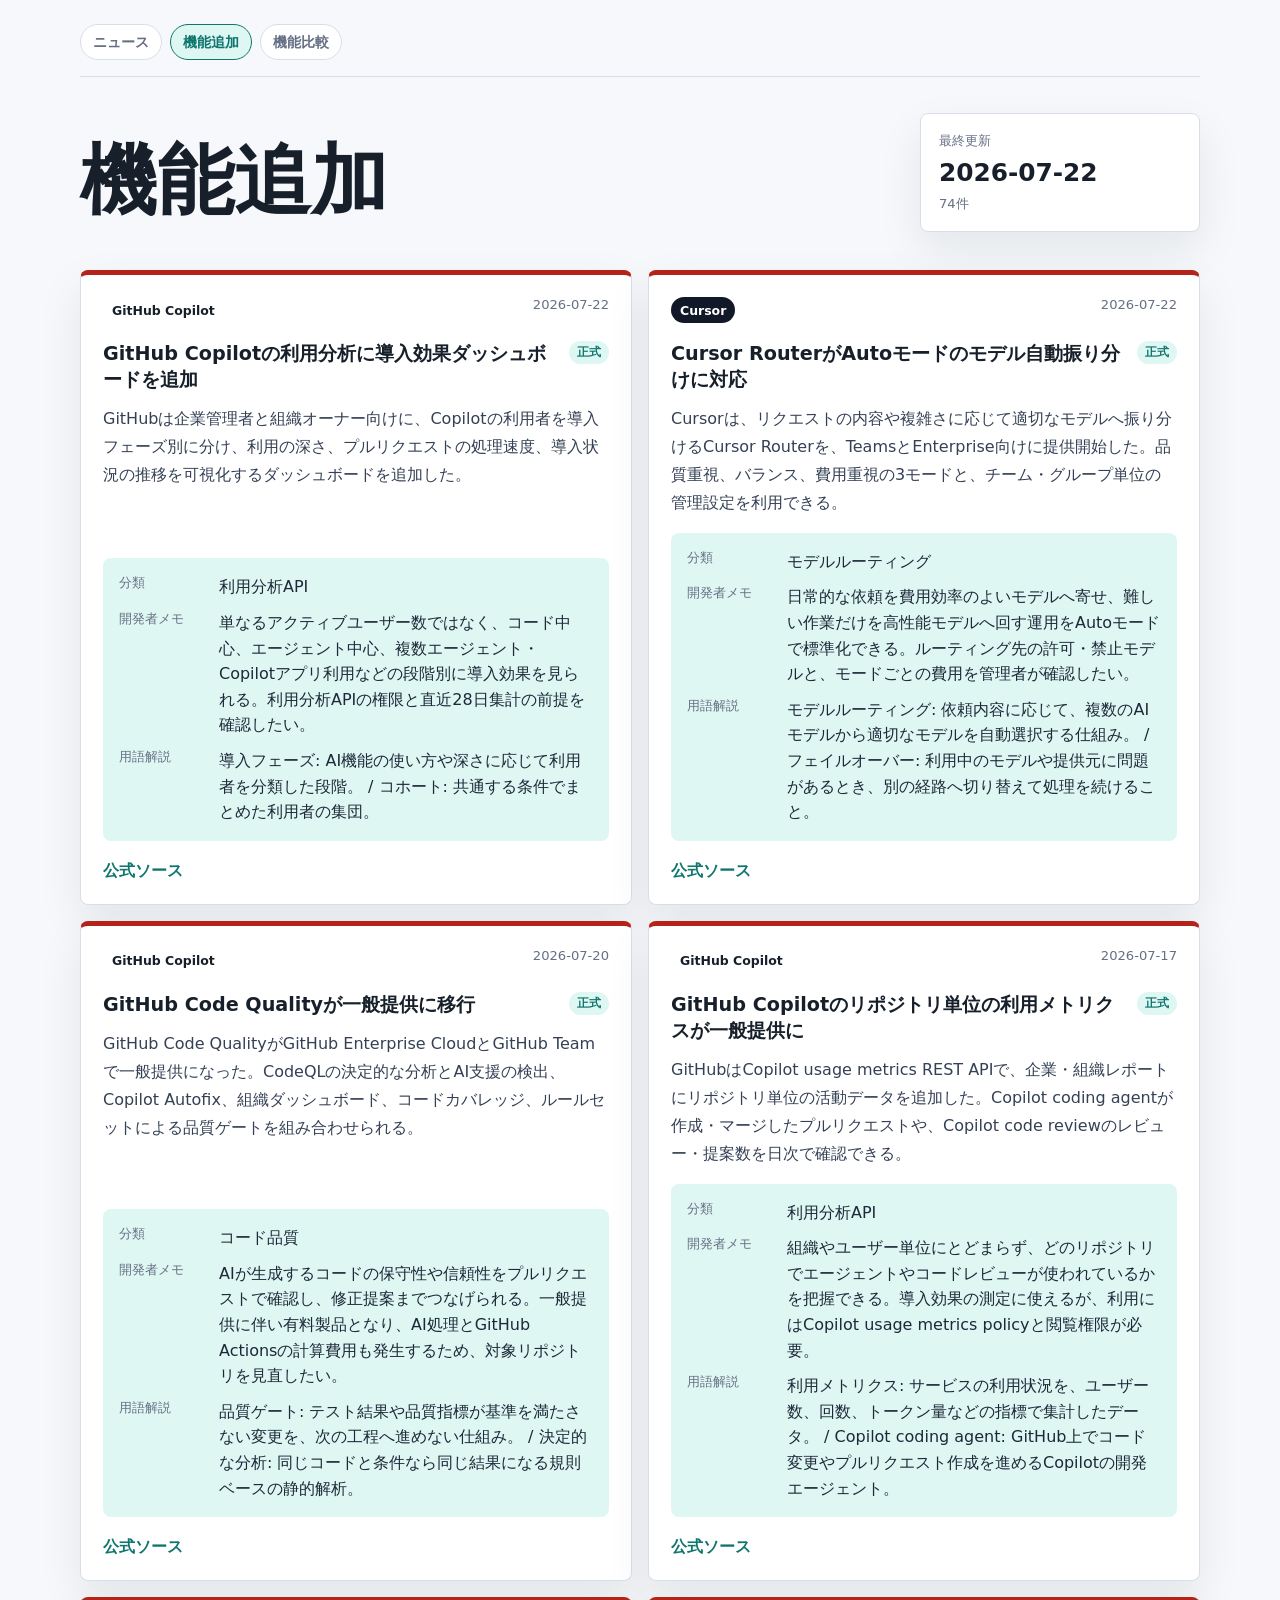
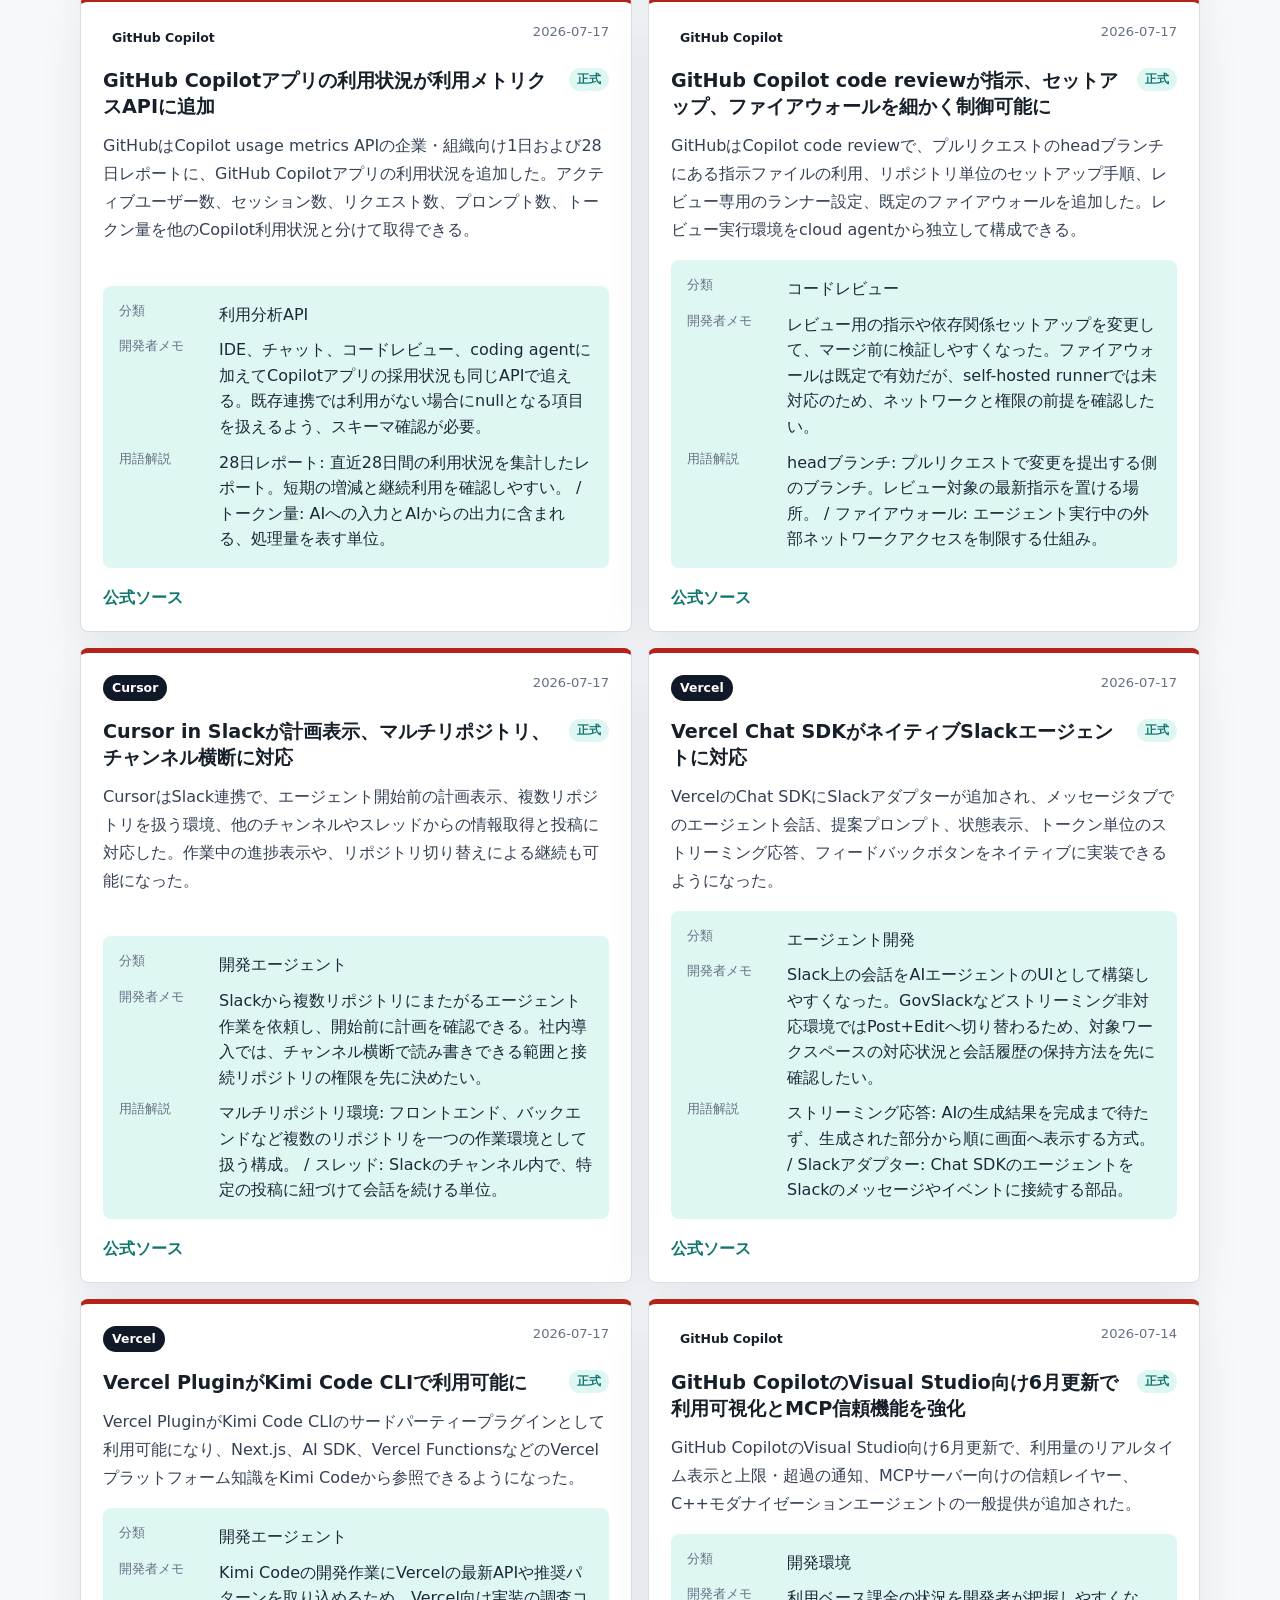
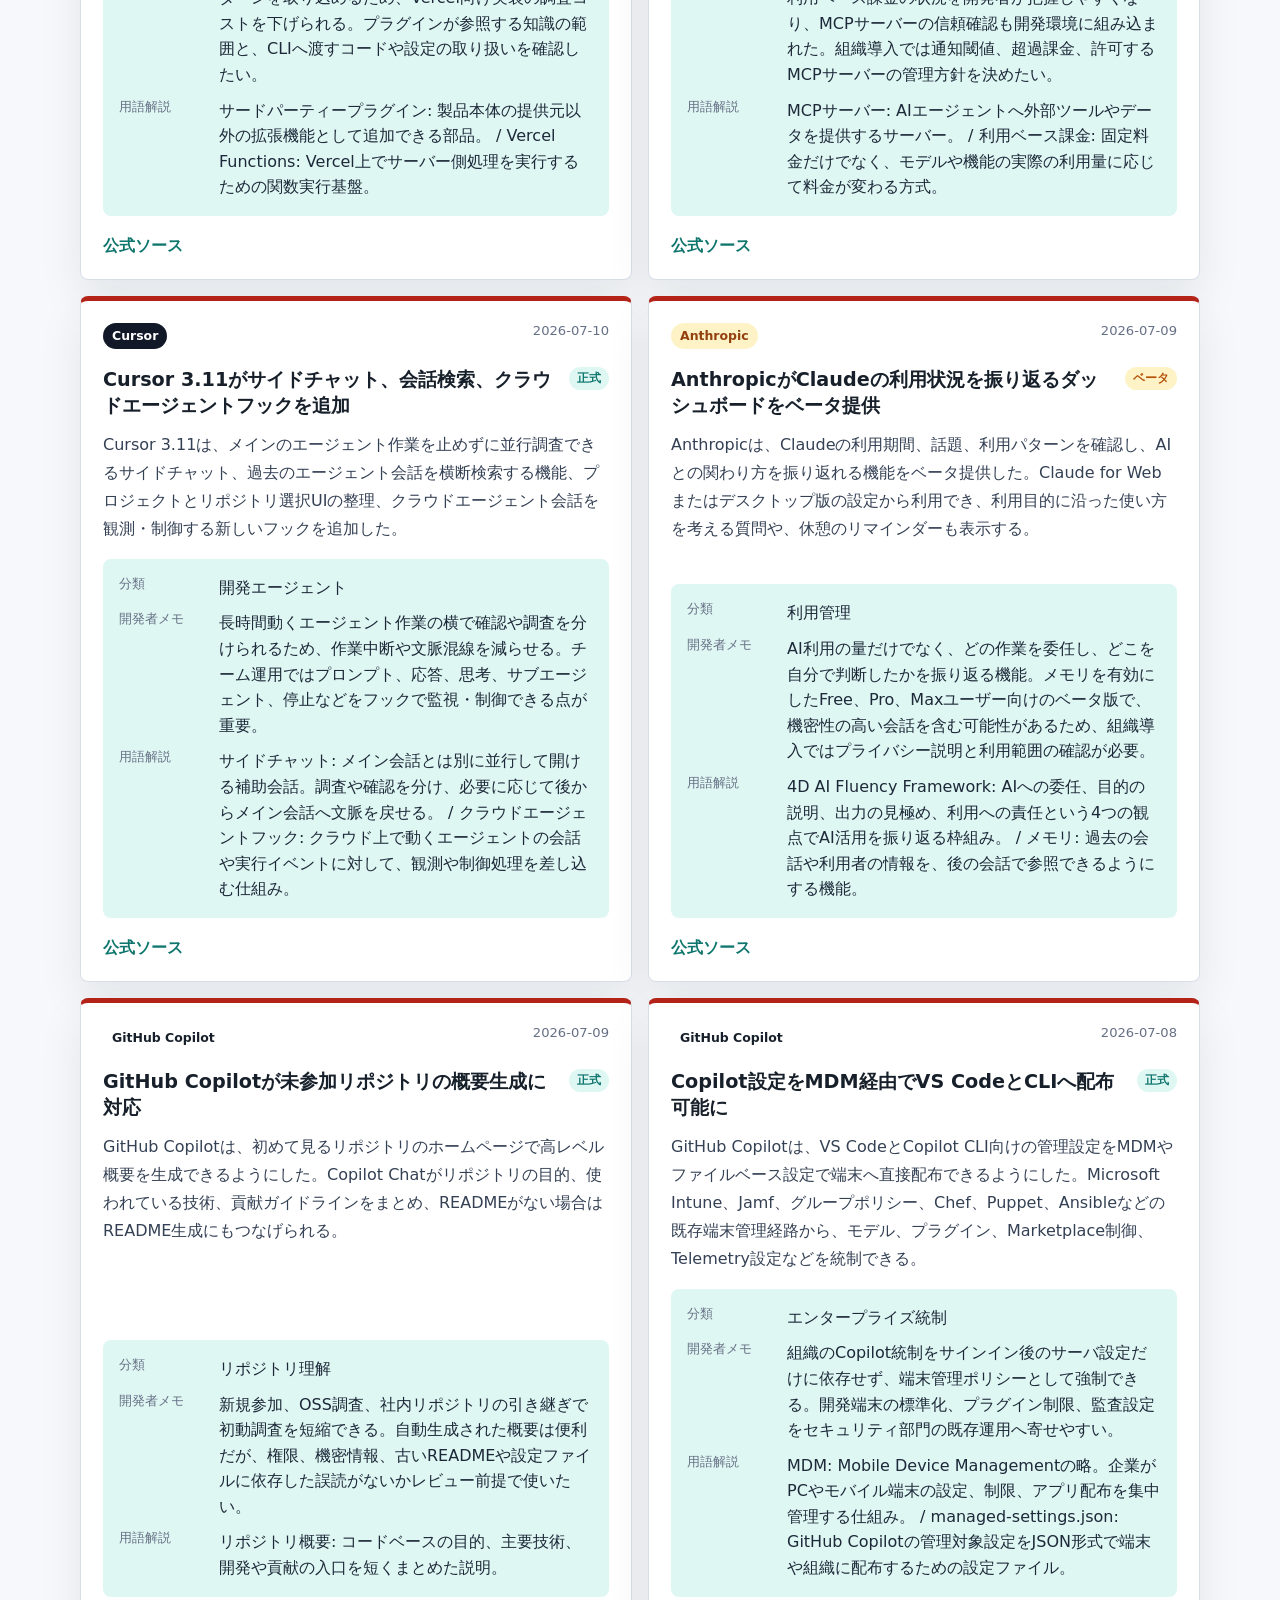
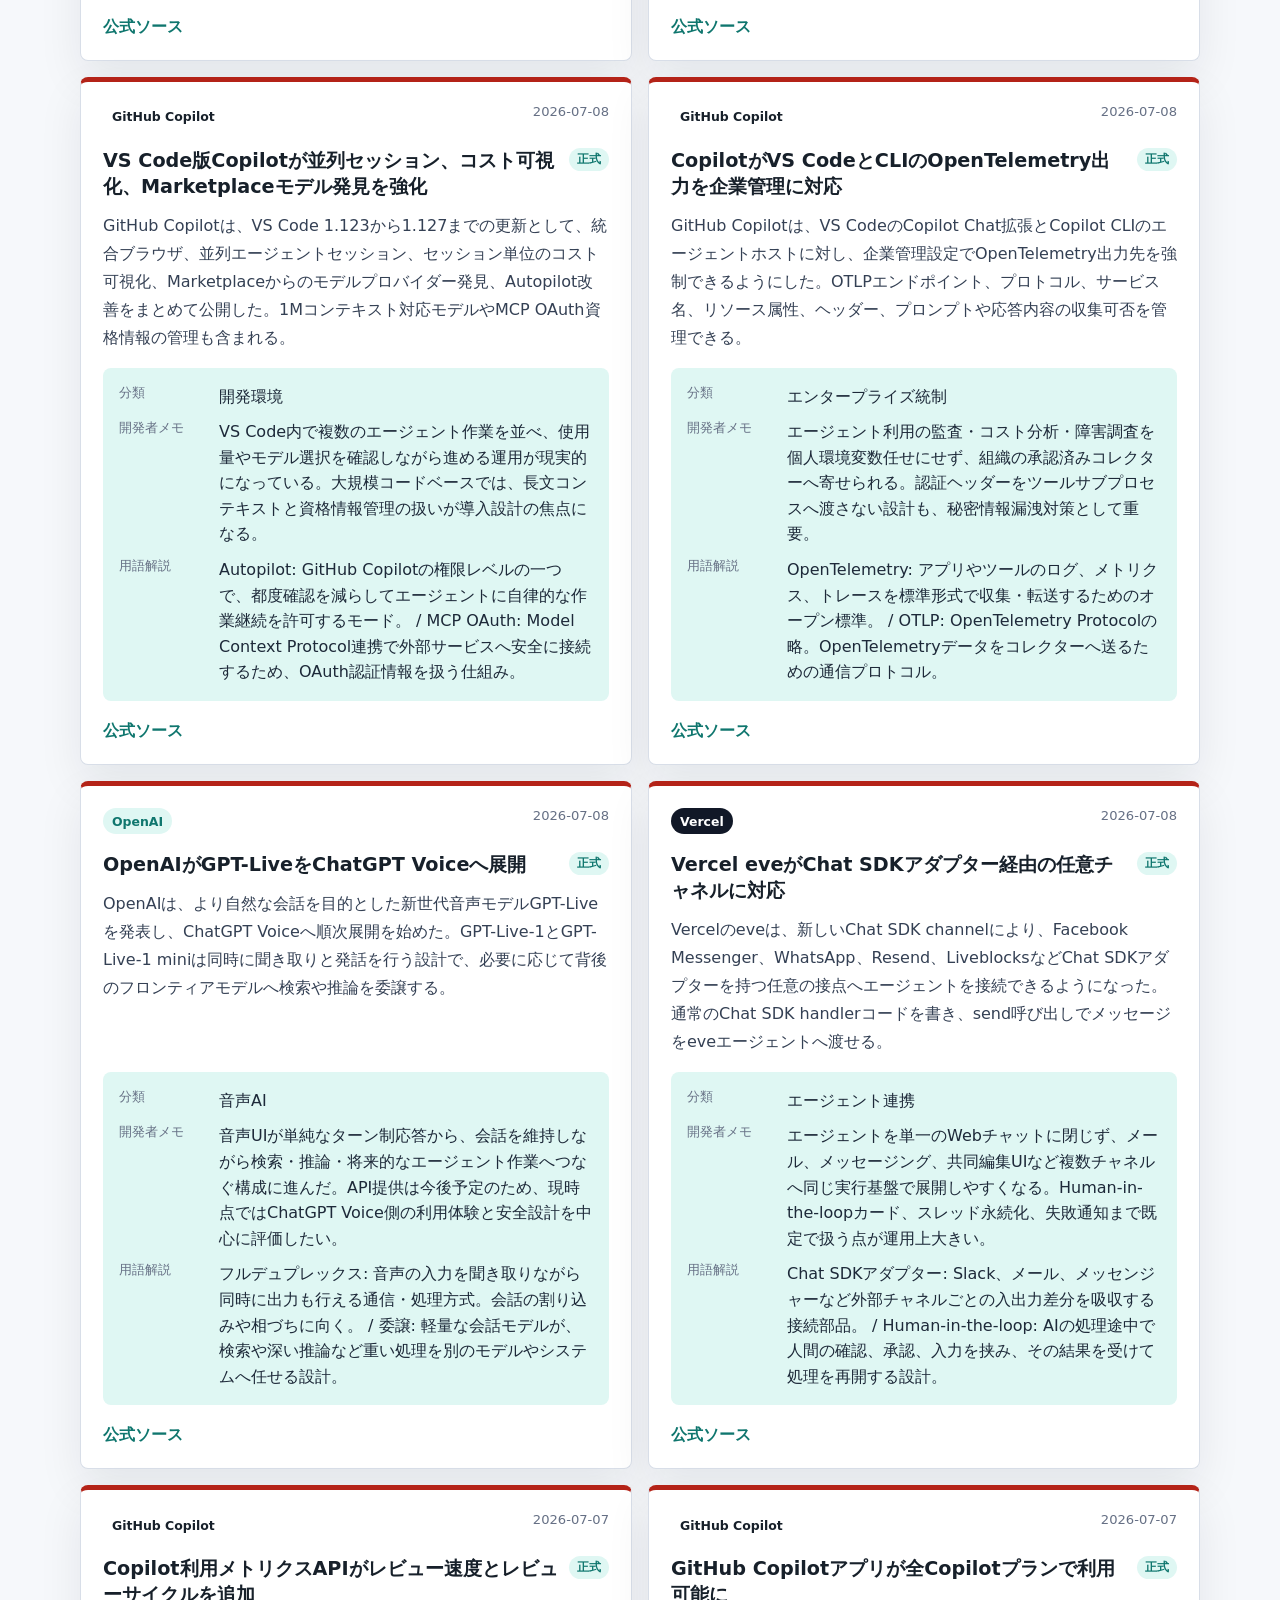
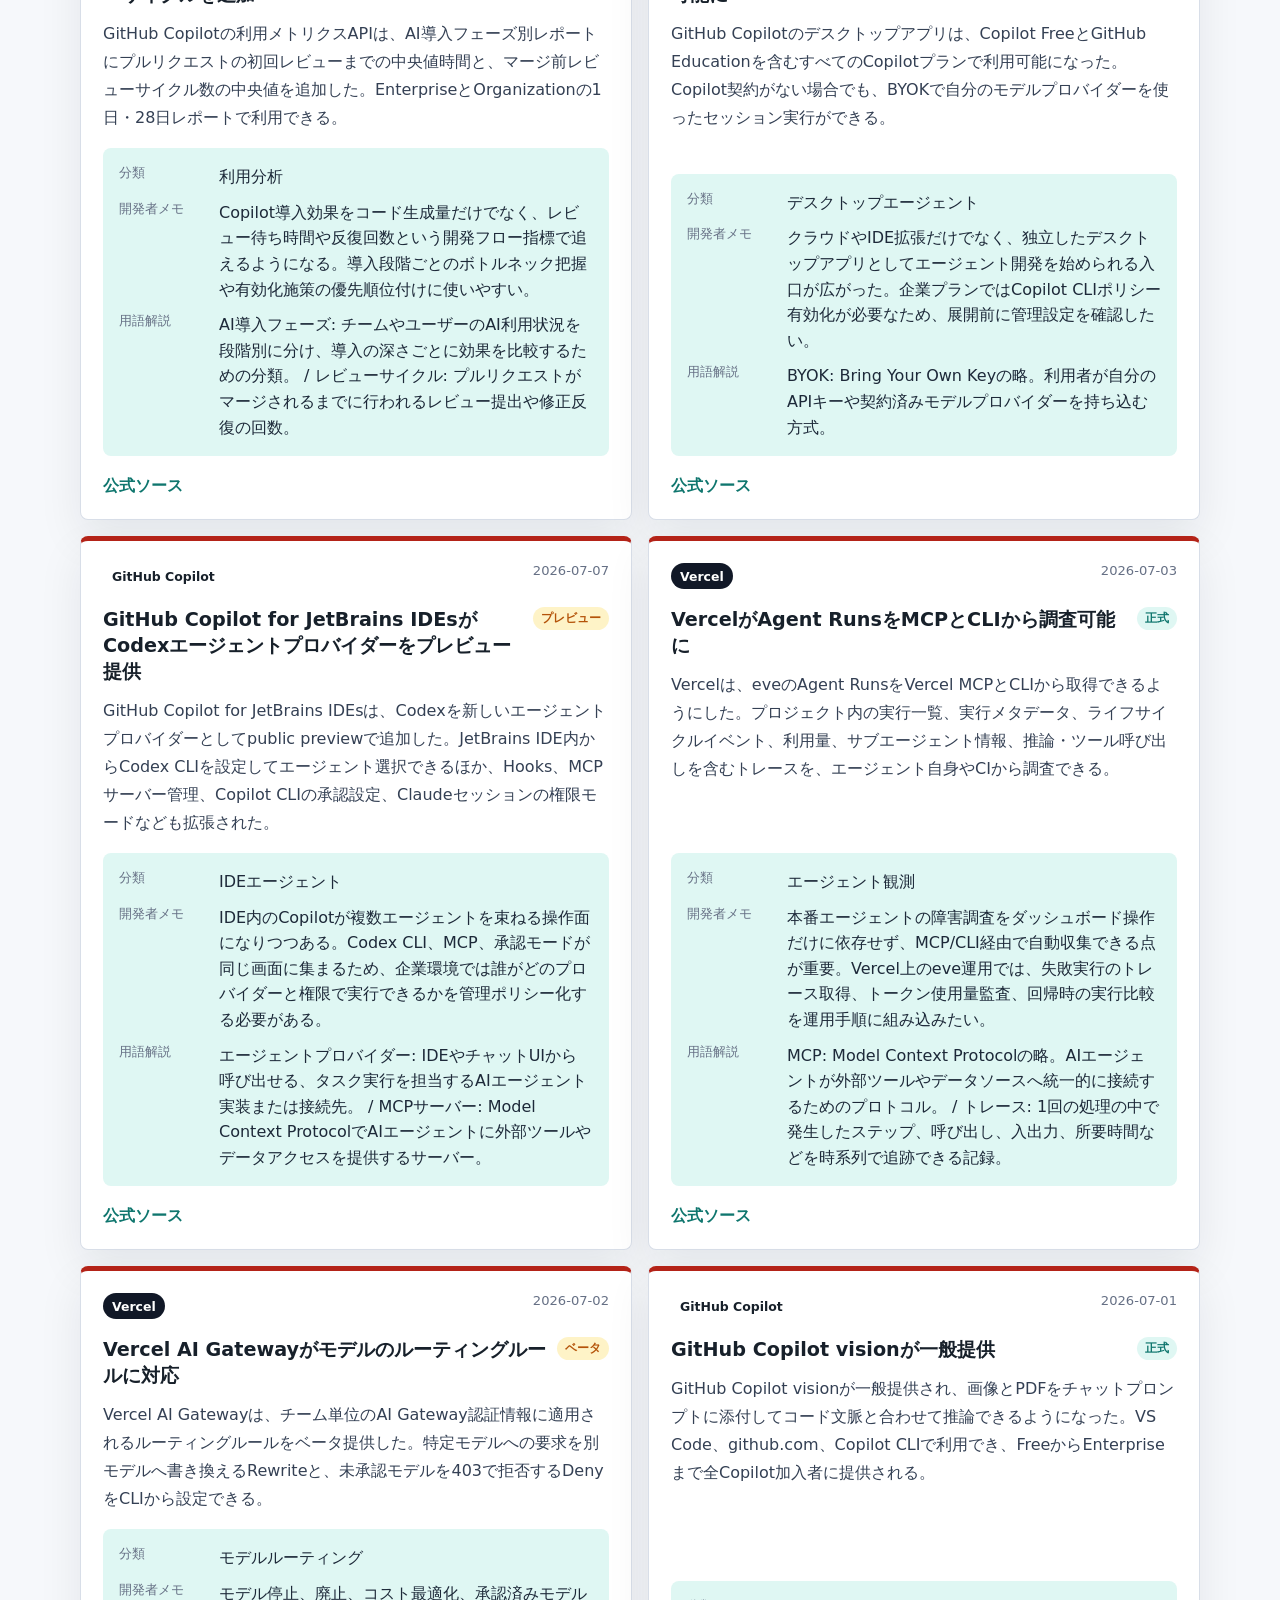
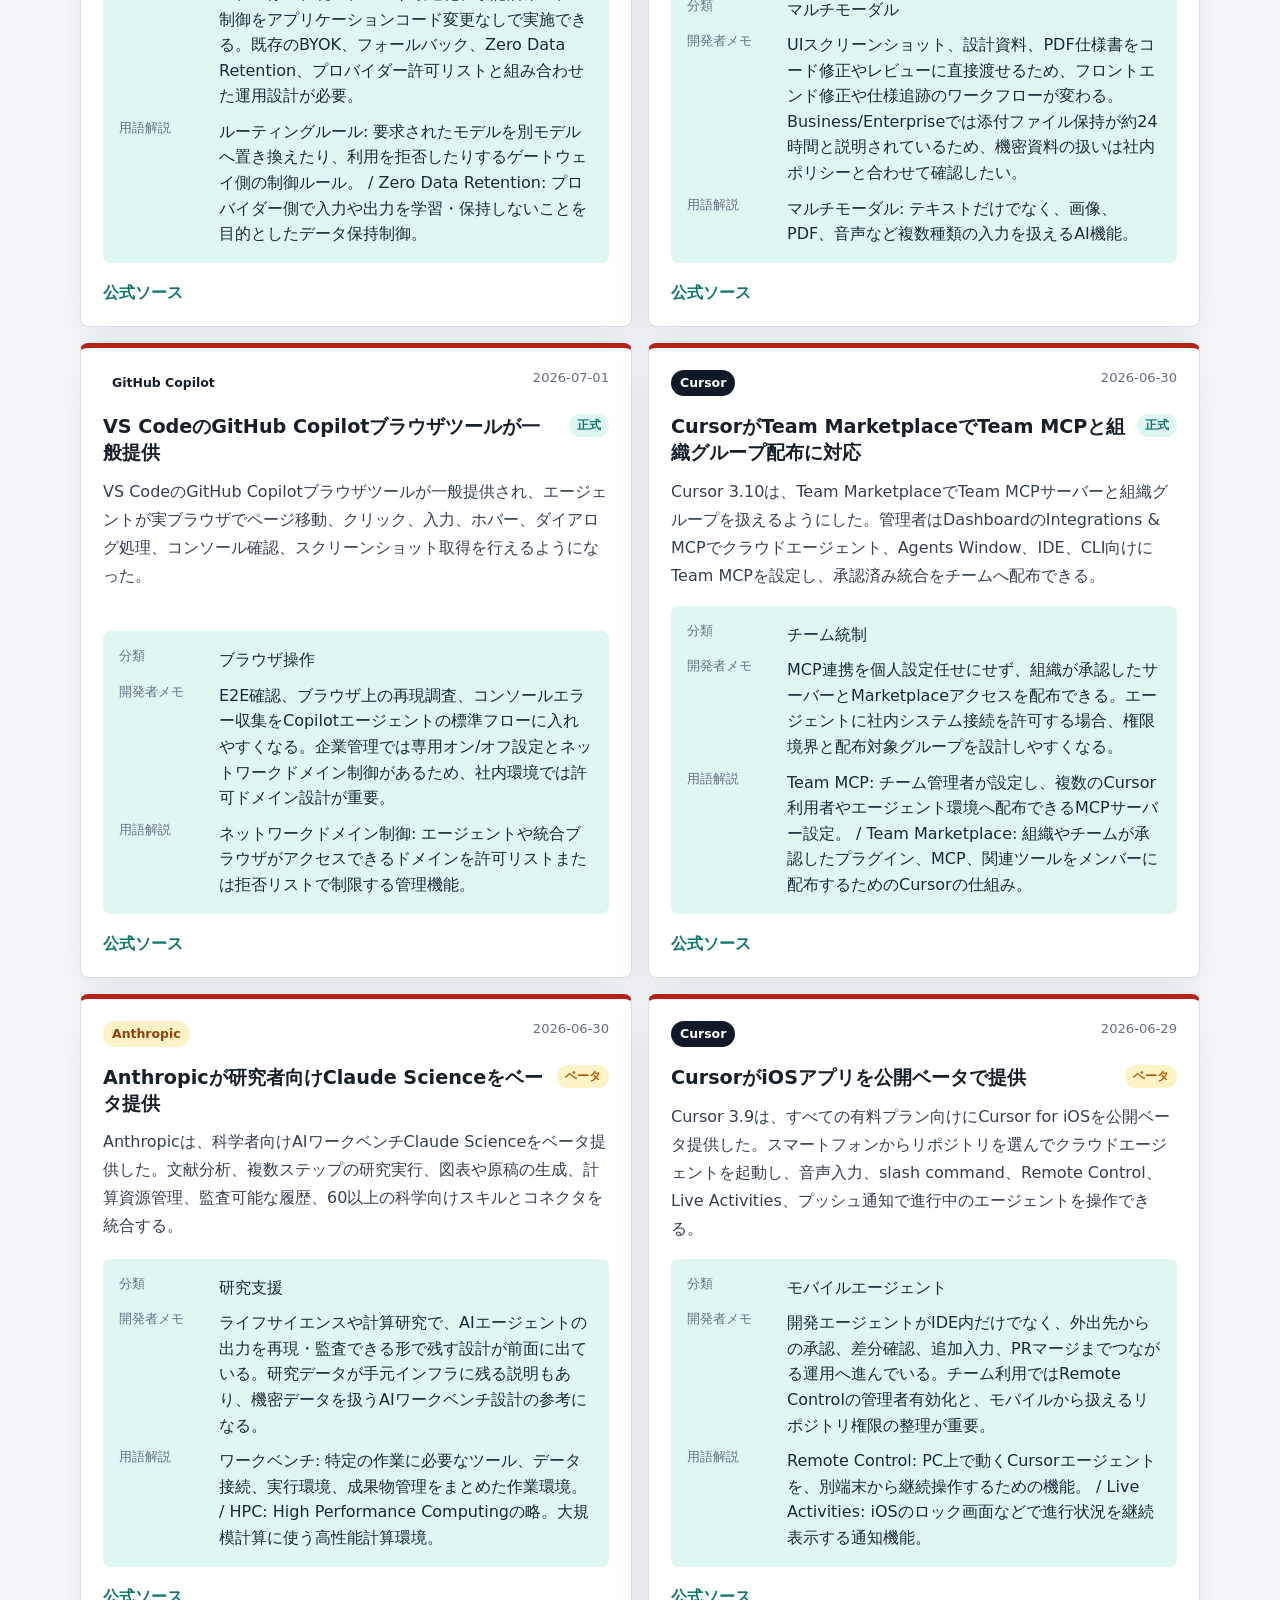
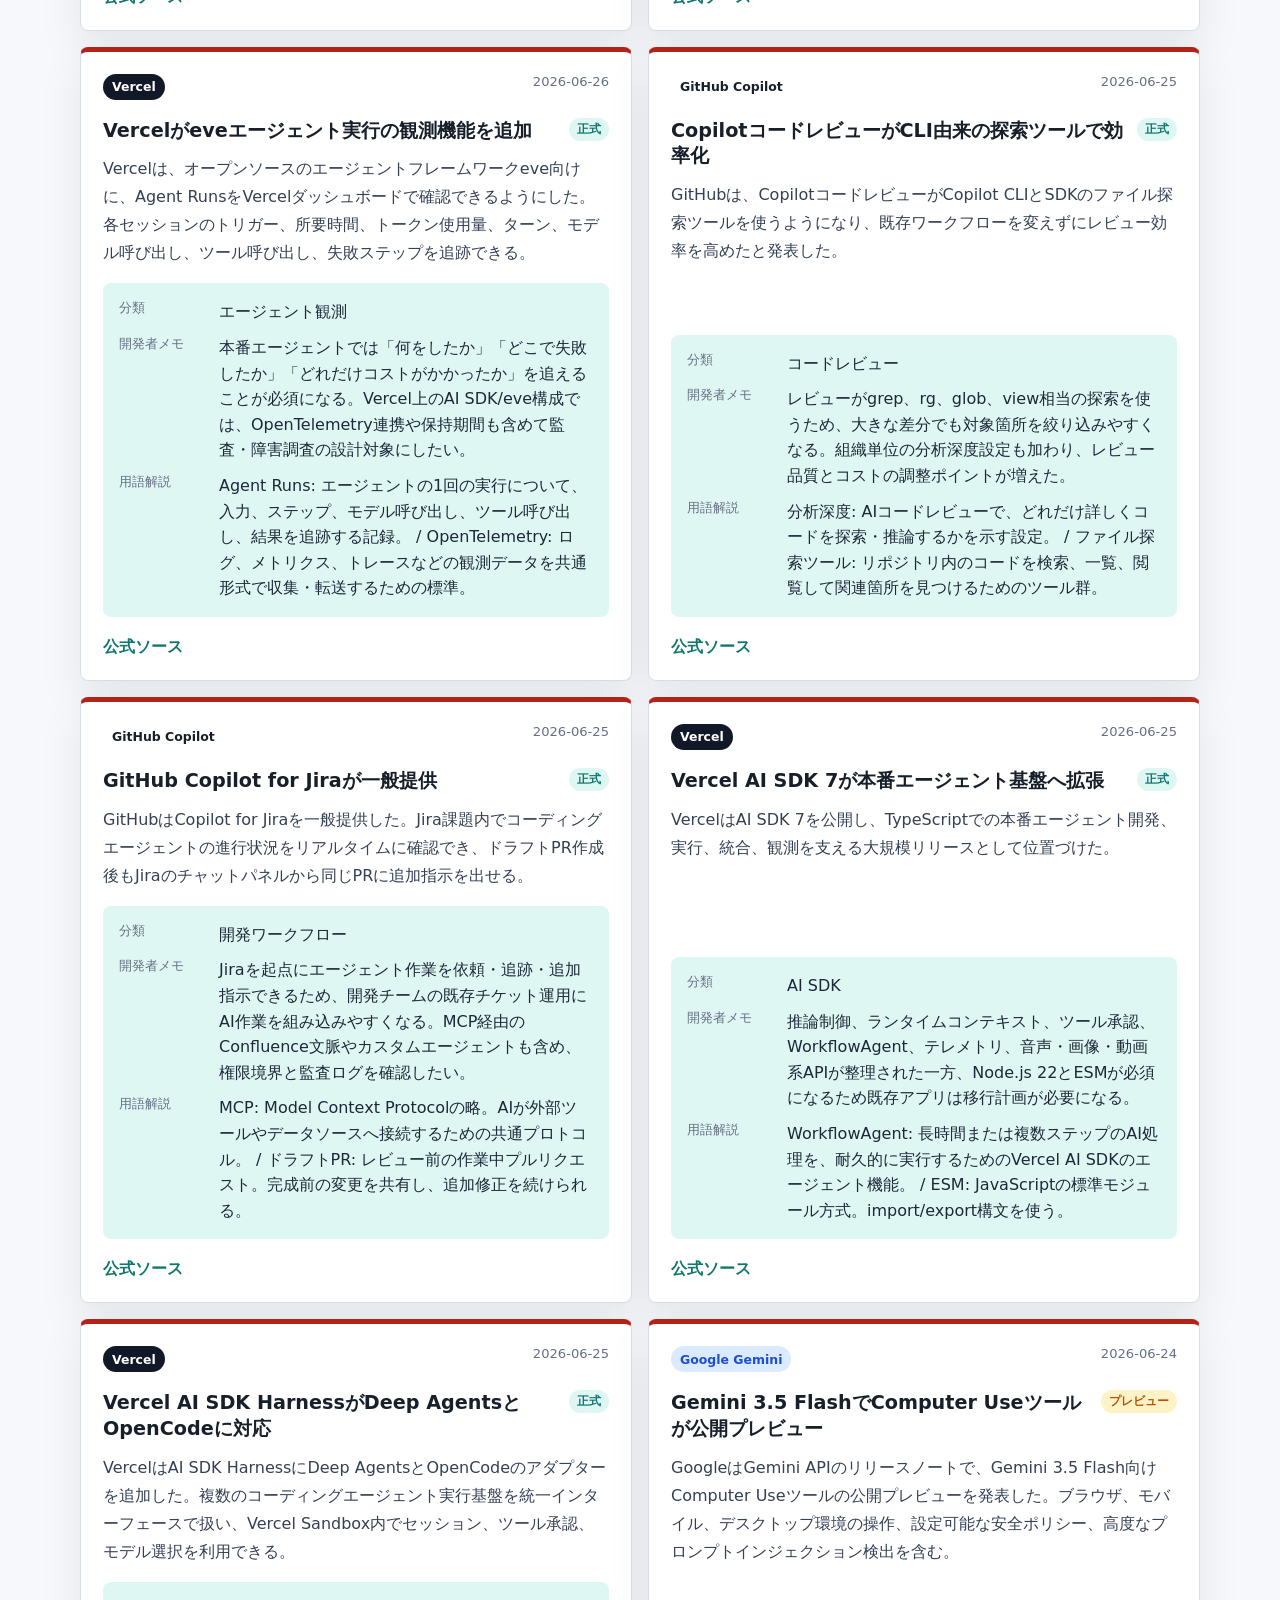
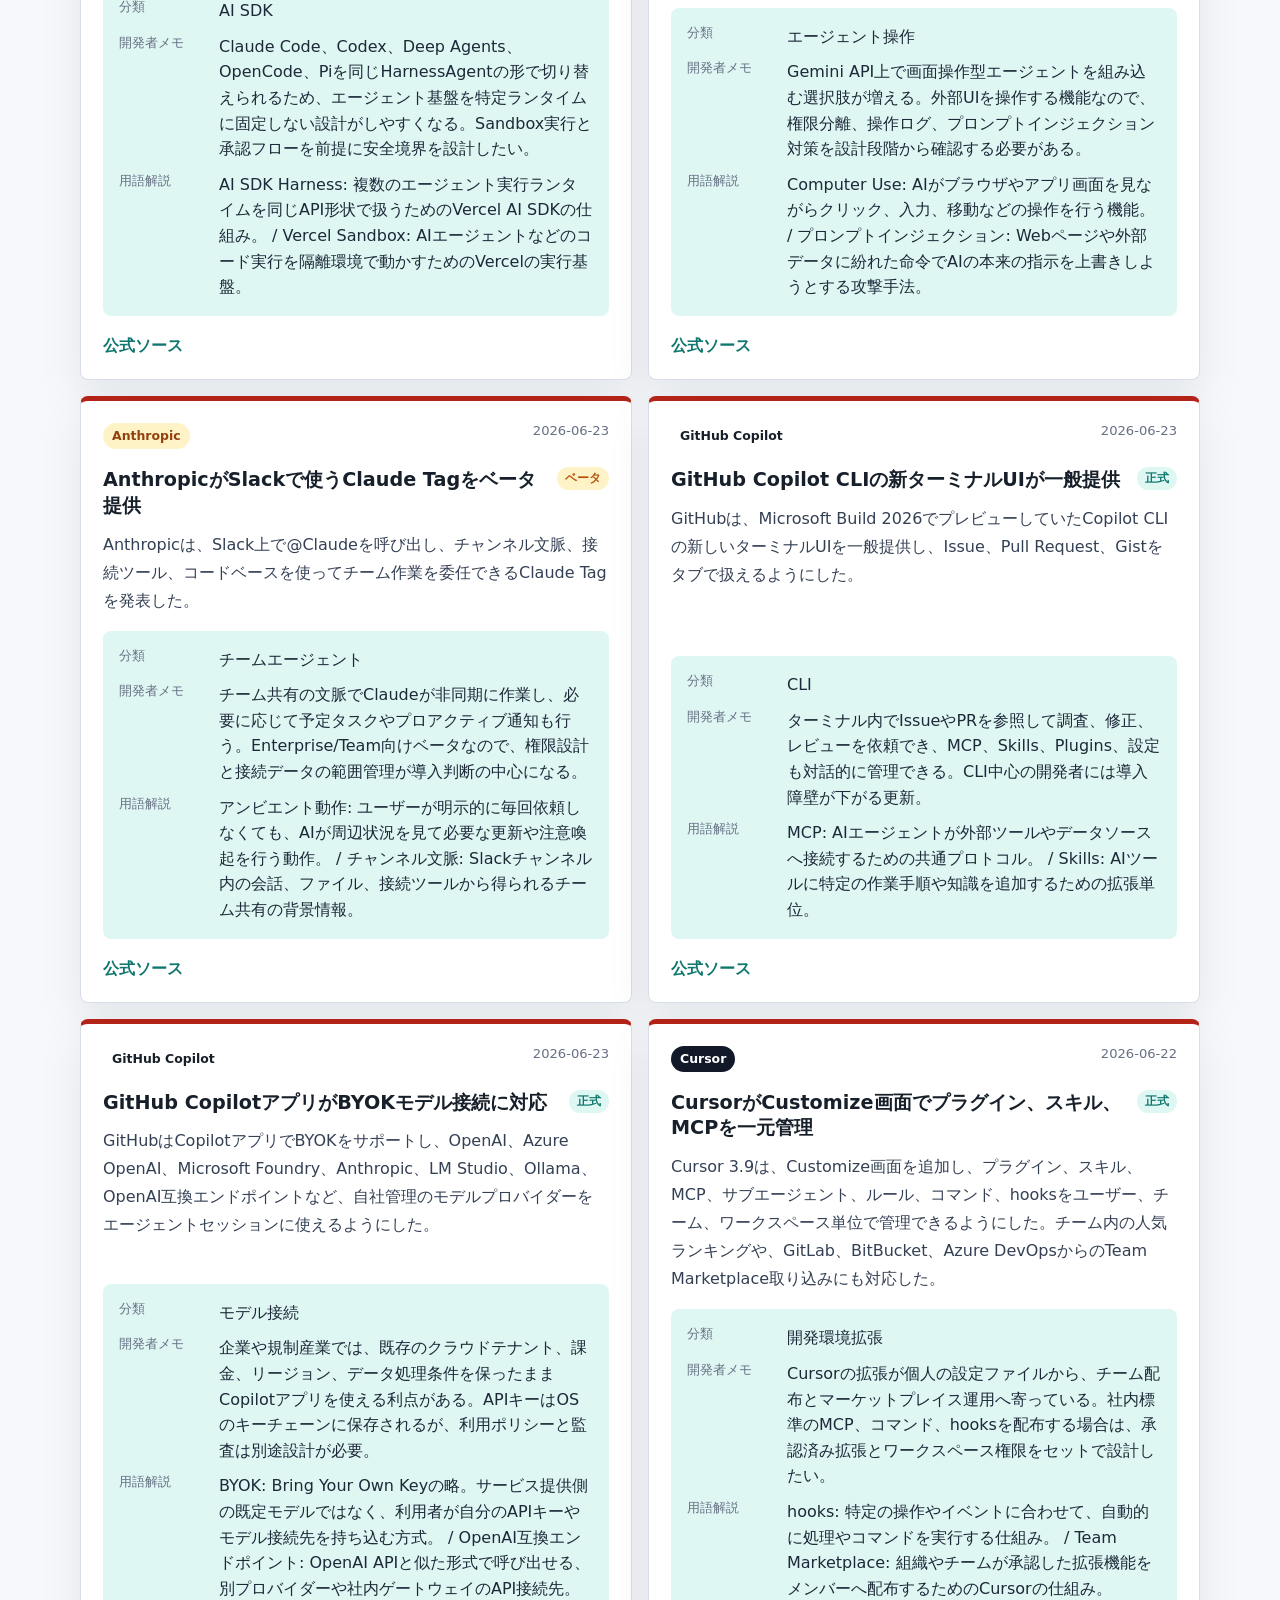
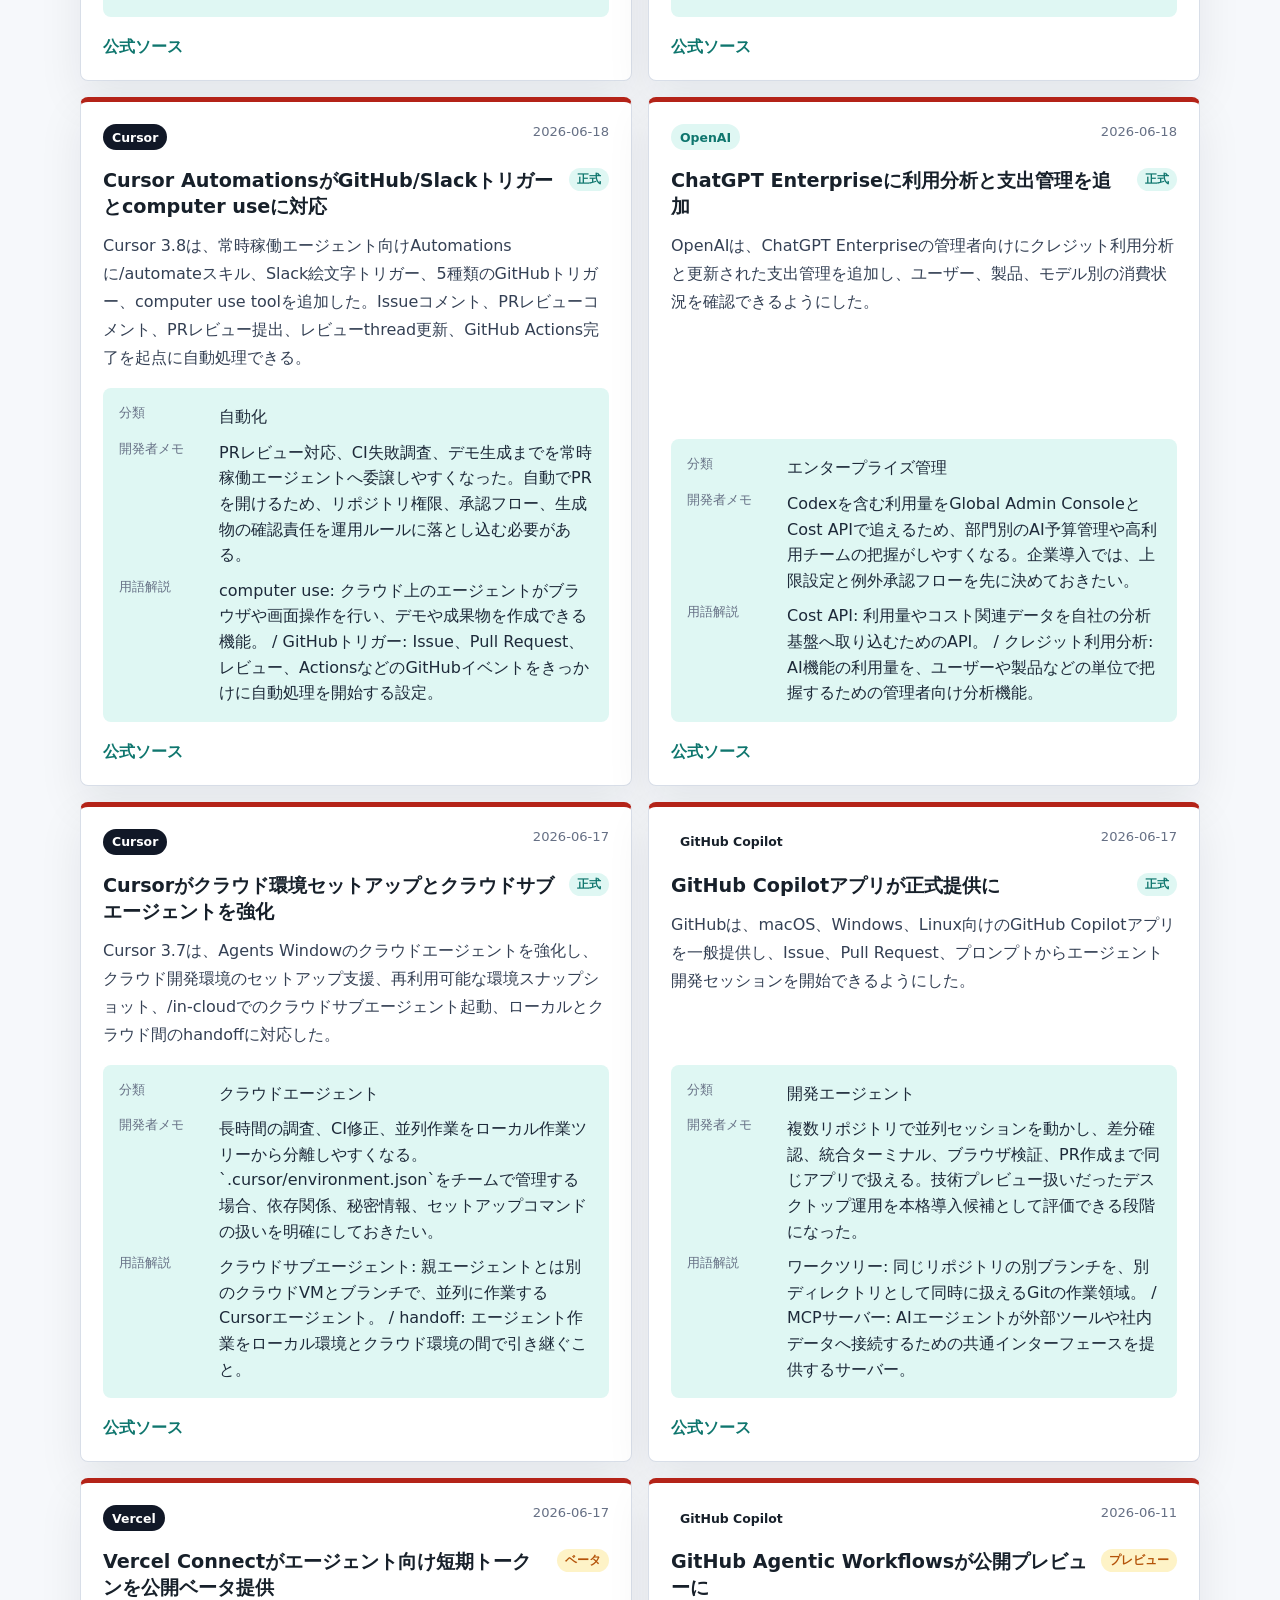
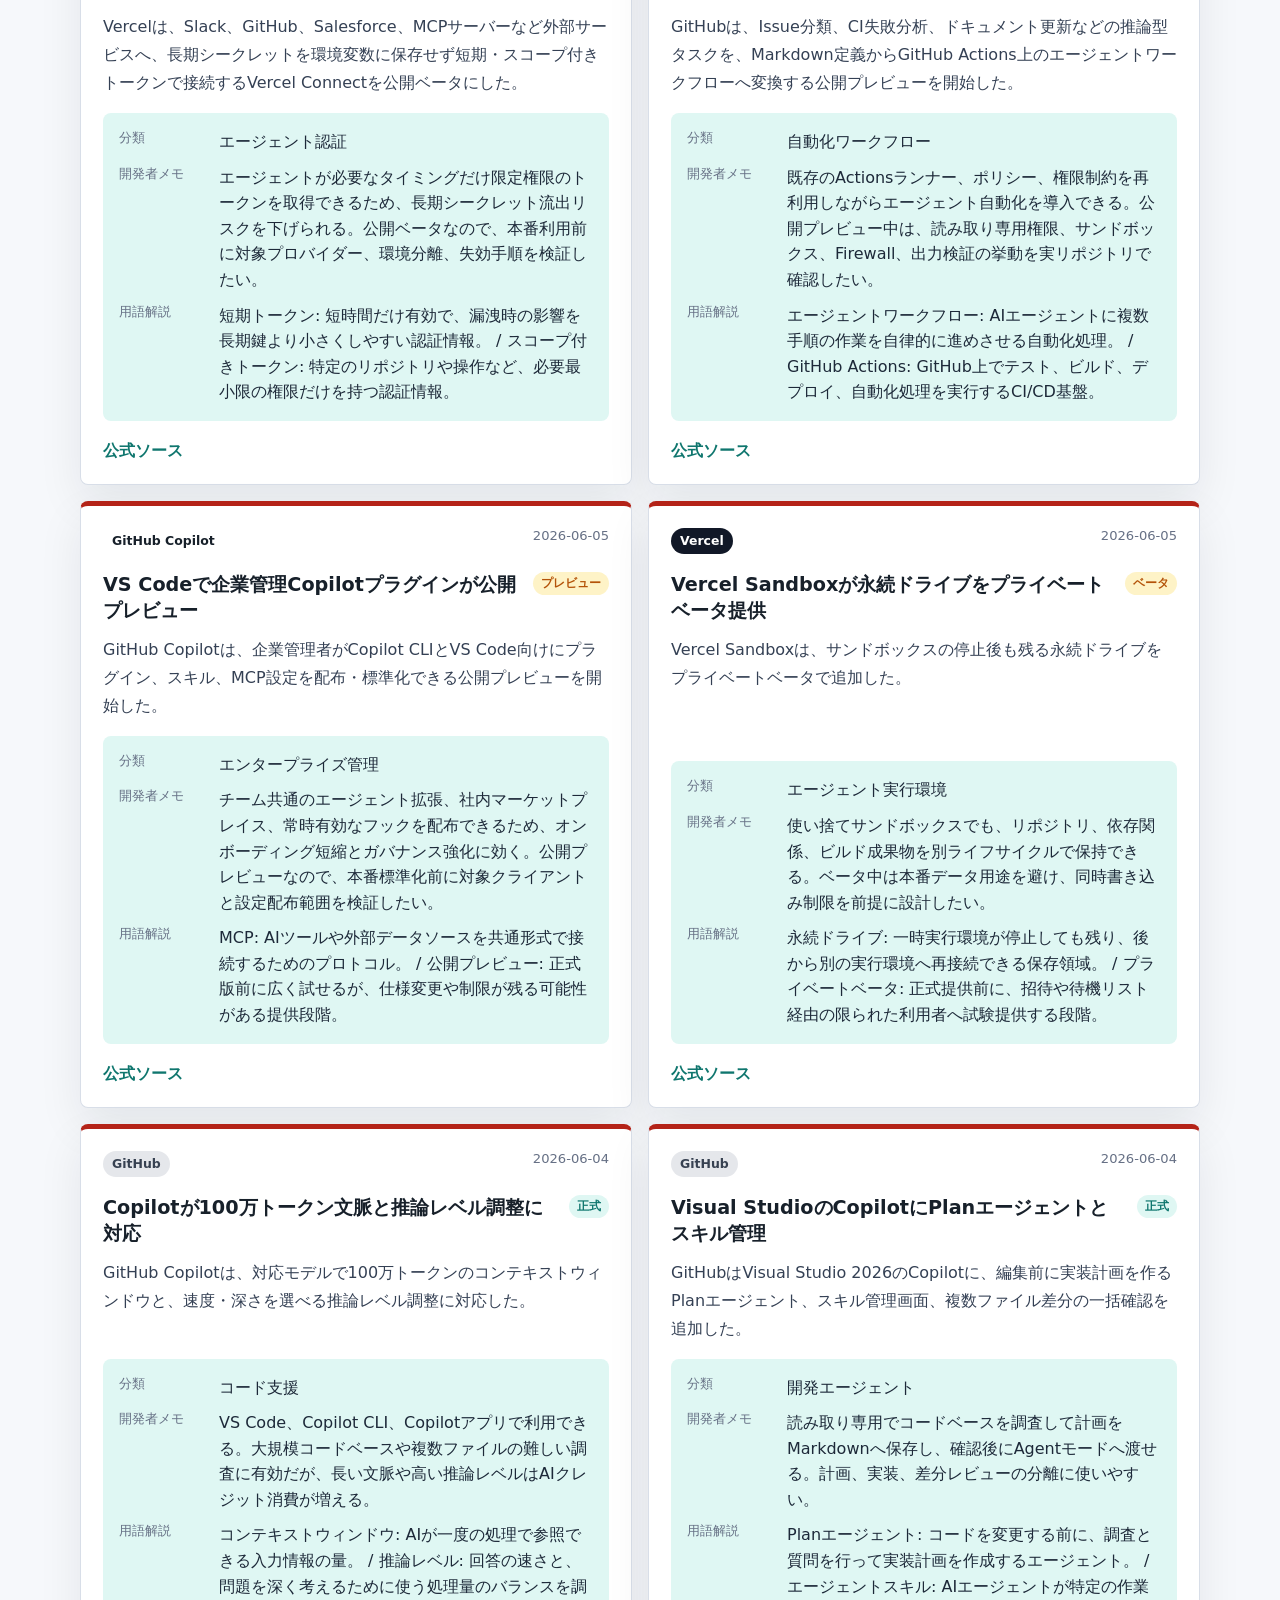
<file: feature-news.html>
<!doctype html>
<html lang="ja">
  <head>
    <meta charset="utf-8" />
    <meta name="viewport" content="width=device-width, initial-scale=1" />
    <meta
      name="description"
      content="公式ソースにもとづくAI機能追加ニュース。"
    />
    <meta
      http-equiv="Content-Security-Policy"
      content="default-src 'self'; style-src 'self'; img-src 'self' data:; base-uri 'none'; frame-ancestors 'none'; form-action 'none'"
    />
    <title>AIシグナルボード | 機能追加</title>
    <link rel="stylesheet" href="styles.css" />
    <script src="app.js" defer></script>
  </head>
  <body data-page="feature-news">
    <header class="site-header">
      <nav class="site-nav" aria-label="メインナビゲーション">
        <a href="index.html">ニュース</a>
        <a class="active" href="feature-news.html">機能追加</a>
        <a href="compare.html">機能比較</a>
      </nav>
      <div class="hero-layout">
        <div>
          <h1>機能追加</h1>
        </div>
        <aside class="summary-panel" aria-label="機能追加サマリー">
          <span class="summary-label">最終更新</span>
          <strong id="feature-news-updated">読み込み中</strong>
          <span id="feature-news-count">機能追加ニュース</span>
        </aside>
      </div>
    </header>

    <main>
      <section
        id="feature-news-list"
        class="signal-grid"
        aria-live="polite"
        aria-label="機能追加ニュース一覧"
      >
        <p class="loading-text">機能追加ニュースを読み込んでいます。</p>
      </section>
    </main>
  </body>
</html>
</file>
<file: styles.css>
:root {
  color-scheme: light;
  --bg: #f6f8fb;
  --panel: #ffffff;
  --text: #17202a;
  --muted: #667085;
  --line: #d8dee8;
  --accent: #0f766e;
  --accent-soft: #dff7f3;
  --info: #2563eb;
  --info-soft: #dbeafe;
  --warning: #b45309;
  --warning-soft: #fef3c7;
  --danger: #b42318;
  --danger-soft: #fee4e2;
  --shadow: 0 18px 45px rgba(16, 24, 40, 0.08);
}

* {
  box-sizing: border-box;
}

html {
  font-family:
    Inter, ui-sans-serif, system-ui, -apple-system, BlinkMacSystemFont, "Segoe UI",
    sans-serif;
  background: var(--bg);
  color: var(--text);
}

body {
  margin: 0;
  min-height: 100vh;
}

a {
  color: var(--accent);
  font-weight: 700;
  text-decoration: none;
}

a:hover {
  text-decoration: underline;
}

.site-header,
main {
  width: min(1120px, calc(100% - 32px));
  margin: 0 auto;
}

.site-header {
  padding: 24px 0 28px;
}

.site-nav {
  display: flex;
  flex-wrap: wrap;
  gap: 8px;
  margin-bottom: 36px;
  padding-bottom: 16px;
  border-bottom: 1px solid var(--line);
}

.site-nav a {
  display: inline-flex;
  min-height: 36px;
  align-items: center;
  padding: 0 12px;
  border: 1px solid var(--line);
  border-radius: 999px;
  background: var(--panel);
  color: var(--muted);
  font-size: 0.9rem;
  font-weight: 800;
}

.site-nav a.active {
  border-color: var(--accent);
  background: var(--accent-soft);
  color: var(--accent);
}

.hero-layout {
  display: grid;
  grid-template-columns: minmax(0, 1fr) 280px;
  gap: 32px;
  align-items: end;
}

.eyebrow {
  margin: 0 0 10px;
  color: var(--accent);
  font-size: 0.76rem;
  font-weight: 800;
  letter-spacing: 0;
  text-transform: uppercase;
}

h1,
h2,
p {
  margin-top: 0;
}

h1 {
  margin-bottom: 14px;
  font-size: clamp(2.4rem, 6vw, 4.8rem);
  line-height: 0.95;
  letter-spacing: 0;
}

h2 {
  margin-bottom: 12px;
  font-size: 1.2rem;
  line-height: 1.35;
}

.lead {
  max-width: 660px;
  margin-bottom: 0;
  color: var(--muted);
  font-size: 1.05rem;
  line-height: 1.8;
}

.summary-panel {
  display: grid;
  gap: 8px;
  padding: 18px;
  border: 1px solid var(--line);
  border-radius: 8px;
  background: var(--panel);
  box-shadow: var(--shadow);
}

.summary-label,
.summary-panel span:last-child,
.card-topline,
.impact-list dt {
  color: var(--muted);
  font-size: 0.82rem;
}

.summary-panel strong {
  font-size: 1.55rem;
}

.section-header,
.workflow {
  display: grid;
  grid-template-columns: 260px minmax(0, 1fr);
  gap: 28px;
  align-items: start;
  padding: 24px 0;
  border-top: 1px solid var(--line);
}

.section-header p,
.workflow li {
  color: var(--muted);
  line-height: 1.8;
}

.signal-grid {
  display: grid;
  grid-template-columns: repeat(2, minmax(0, 1fr));
  gap: 16px;
  padding: 10px 0 36px;
}

.must-read-list {
  display: grid;
  gap: 12px;
  padding: 10px 0 36px;
}

.must-read-card {
  display: grid;
  grid-template-columns: 44px minmax(0, 1fr);
  gap: 16px;
  padding: 18px;
  border: 1px solid var(--line);
  border-left: 5px solid var(--danger);
  border-radius: 8px;
  background: var(--panel);
  box-shadow: var(--shadow);
  cursor: pointer;
}

.must-read-number {
  display: inline-grid;
  width: 36px;
  height: 36px;
  place-items: center;
  border-radius: 999px;
  background: var(--danger-soft);
  color: var(--danger);
  font-weight: 900;
}

.must-read-card h3,
.compact-news-item h3 {
  margin: 0 0 8px;
  font-size: 1.05rem;
}

.must-read-card p,
.compact-news-item p {
  color: #344054;
  line-height: 1.65;
}

.tab-list {
  display: flex;
  flex-wrap: wrap;
  gap: 8px;
  margin: 0;
}

.control-row {
  display: flex;
  flex-wrap: wrap;
  gap: 12px;
  align-items: center;
  justify-content: space-between;
  margin: 4px 0 16px;
}

.sort-control {
  display: inline-flex;
  min-height: 38px;
  align-items: center;
  gap: 8px;
  color: var(--muted);
  font-size: 0.86rem;
  font-weight: 800;
}

.sort-control select {
  min-height: 38px;
  padding: 0 32px 0 12px;
  border: 1px solid var(--line);
  border-radius: 8px;
  background: var(--panel);
  color: var(--text);
  font: inherit;
}

.history-controls {
  justify-content: flex-end;
}

.tab-button {
  min-height: 38px;
  padding: 0 14px;
  border: 1px solid var(--line);
  border-radius: 999px;
  background: var(--panel);
  color: var(--muted);
  font: inherit;
  font-weight: 900;
  cursor: pointer;
}

.tab-button.active {
  border-color: var(--accent);
  background: var(--accent-soft);
  color: var(--accent);
}

.compact-news-list {
  display: grid;
  grid-template-columns: repeat(2, minmax(0, 1fr));
  gap: 12px;
  padding-bottom: 36px;
}

.compact-news-item {
  padding: 18px;
  border: 1px solid var(--line);
  border-left: 5px solid var(--line);
  border-radius: 8px;
  background: var(--panel);
  box-shadow: var(--shadow);
  cursor: pointer;
}

.news-details summary {
  cursor: pointer;
  color: var(--text);
  font-size: 1.05rem;
  font-weight: 900;
  line-height: 1.45;
}

.news-details summary:hover {
  color: var(--accent);
}

.news-details-body {
  display: grid;
  gap: 10px;
  padding-top: 12px;
}

.news-details-body p {
  margin: 0;
  color: #344054;
  line-height: 1.7;
}

.term-list {
  display: grid;
  gap: 6px;
  margin: 0;
  padding-left: 1.1rem;
  color: #344054;
  line-height: 1.6;
}

.loading-text,
.empty-state {
  grid-column: 1 / -1;
  margin: 0;
  padding: 22px;
  border: 1px dashed var(--line);
  border-radius: 8px;
  color: var(--muted);
  background: rgba(255, 255, 255, 0.62);
  line-height: 1.7;
}

.signal-card {
  display: flex;
  flex-direction: column;
  min-height: 420px;
  padding: 22px;
  border: 1px solid var(--line);
  border-top: 5px solid var(--accent);
  border-radius: 8px;
  background: var(--panel);
  box-shadow: var(--shadow);
}

.signal-card.priority-high {
  border-top-color: var(--danger);
}

.signal-card.priority-medium {
  border-top-color: var(--warning);
}

.card-topline {
  display: flex;
  justify-content: space-between;
  gap: 12px;
  margin-bottom: 18px;
}

.source {
  color: var(--text);
  font-weight: 800;
}

.source-pill {
  display: inline-flex;
  align-items: center;
  min-height: 26px;
  padding: 0 9px;
  border-radius: 999px;
  font-size: 0.78rem;
}

.source-openai {
  border-color: #0f766e;
}

.source-anthropic {
  border-color: #b45309;
}

.source-google {
  border-color: #2563eb;
}

.source-github {
  border-color: #6b7280;
}

.source-cursor {
  border-color: #111827;
}

.source-mistral {
  border-color: #7c3aed;
}

.source-vercel {
  border-color: #111827;
}

.source-microsoft {
  border-color: #15803d;
}

.must-read-card.source-openai,
.compact-news-item.source-openai {
  border-left-color: #0f766e;
}

.must-read-card.source-anthropic,
.compact-news-item.source-anthropic {
  border-left-color: #b45309;
}

.must-read-card.source-google,
.compact-news-item.source-google {
  border-left-color: #2563eb;
}

.must-read-card.source-github,
.compact-news-item.source-github {
  border-left-color: #6b7280;
}

.must-read-card.source-cursor,
.compact-news-item.source-cursor {
  border-left-color: #111827;
}

.must-read-card.source-mistral,
.compact-news-item.source-mistral {
  border-left-color: #7c3aed;
}

.must-read-card.source-vercel,
.compact-news-item.source-vercel {
  border-left-color: #111827;
}

.must-read-card.source-microsoft,
.compact-news-item.source-microsoft {
  border-left-color: #15803d;
}

.source-pill.source-openai {
  background: #dff7f3;
  color: #0f766e;
}

.source-pill.source-anthropic {
  background: #fef3c7;
  color: #92400e;
}

.source-pill.source-google {
  background: #dbeafe;
  color: #1d4ed8;
}

.source-pill.source-github {
  background: #e5e7eb;
  color: #374151;
}

.source-pill.source-cursor {
  background: #111827;
  color: #ffffff;
}

.source-pill.source-mistral {
  background: #ede9fe;
  color: #6d28d9;
}

.source-pill.source-vercel {
  background: #111827;
  color: #ffffff;
}

.source-pill.source-microsoft {
  background: #dcfce7;
  color: #166534;
}

.title-row {
  display: flex;
  gap: 10px;
  align-items: flex-start;
  justify-content: space-between;
  margin-bottom: 12px;
}

.title-row h2 {
  margin-bottom: 0;
}

.status-badge {
  flex: 0 0 auto;
  padding: 4px 8px;
  border-radius: 999px;
  font-size: 0.72rem;
  font-weight: 900;
}

.status-stable {
  background: var(--accent-soft);
  color: var(--accent);
}

.status-beta,
.status-preview {
  background: var(--warning-soft);
  color: var(--warning);
}

.status-deprecated {
  background: var(--danger-soft);
  color: var(--danger);
}

.status-unknown {
  background: #e8edf4;
  color: var(--muted);
}

.signal-card p {
  color: #344054;
  line-height: 1.75;
}

.impact-list {
  display: grid;
  gap: 10px;
  margin: auto 0 20px;
  padding: 16px;
  border-radius: 8px;
  background: var(--accent-soft);
}

.impact-list div {
  display: grid;
  grid-template-columns: 88px minmax(0, 1fr);
  gap: 12px;
}

.impact-list dt,
.impact-list dd {
  margin: 0;
}

.impact-list dd {
  color: #1d2939;
  line-height: 1.6;
}

.workflow {
  padding-bottom: 56px;
}

.workflow ol {
  display: grid;
  gap: 10px;
  margin: 0;
  padding-left: 1.3rem;
}

code {
  padding: 2px 5px;
  border-radius: 4px;
  background: #e8edf4;
  color: #1d2939;
  font-size: 0.92em;
}

.small-note {
  margin: 0;
  color: var(--muted);
  font-size: 0.9rem;
}

.table-wrap {
  overflow-x: auto;
  margin: 10px 0 56px;
  border: 1px solid var(--line);
  border-radius: 8px;
  background: var(--panel);
  box-shadow: var(--shadow);
}

.feature-list {
  padding: 10px 0 28px;
}

.section-titleline {
  padding-top: 14px;
  border-top: 1px solid var(--line);
}

.feature-grid {
  display: grid;
  grid-template-columns: repeat(3, minmax(0, 1fr));
  gap: 12px;
  margin-top: 16px;
}

.feature-card {
  min-height: 78px;
  padding: 18px;
  border: 1px solid var(--line);
  border-radius: 8px;
  background: var(--panel);
  box-shadow: var(--shadow);
}

.feature-card h3 {
  margin: 0 0 10px;
  font-size: 1rem;
}

.feature-card p {
  color: #344054;
  line-height: 1.65;
}

.compact-section {
  padding-top: 8px;
}

.matrix-wrap {
  margin-top: 0;
}

table {
  width: 100%;
  min-width: 900px;
  border-collapse: collapse;
}

.matrix-table {
  min-width: 1040px;
}

th,
td {
  padding: 14px 12px;
  border-bottom: 1px solid var(--line);
  text-align: left;
  vertical-align: top;
  line-height: 1.55;
}

th:first-child,
td:first-child {
  position: sticky;
  left: 0;
  z-index: 1;
  background: var(--panel);
}

th {
  color: var(--muted);
  font-size: 0.78rem;
  text-transform: uppercase;
}

td {
  color: #344054;
}

.provider-cell {
  min-width: 180px;
}

.provider-cell strong,
.provider-cell a {
  display: block;
  margin-bottom: 8px;
}

.capability-cell {
  min-width: 120px;
  text-align: center;
}

.capability-mark {
  display: block;
  font-size: 1.65rem;
  font-weight: 900;
  line-height: 1;
}

.capability-yes .capability-mark {
  color: var(--accent);
}

.capability-partial .capability-mark {
  color: var(--warning);
}

.capability-no .capability-mark {
  color: var(--danger);
}

tr:last-child td {
  border-bottom: 0;
}

@media (max-width: 820px) {
  .hero-layout,
  .section-header,
  .workflow,
  .signal-grid {
    grid-template-columns: 1fr;
  }

  .site-header {
    padding-top: 18px;
  }

  .signal-card {
    min-height: auto;
  }

  .compact-news-list {
    grid-template-columns: 1fr;
  }

  .feature-grid {
    grid-template-columns: repeat(2, minmax(0, 1fr));
  }
}

@media (max-width: 520px) {
  .site-header,
  main {
    width: min(100% - 24px, 1120px);
  }

  .impact-list div {
    grid-template-columns: 1fr;
    gap: 4px;
  }

  .feature-grid {
    grid-template-columns: 1fr;
  }
}
</file>
